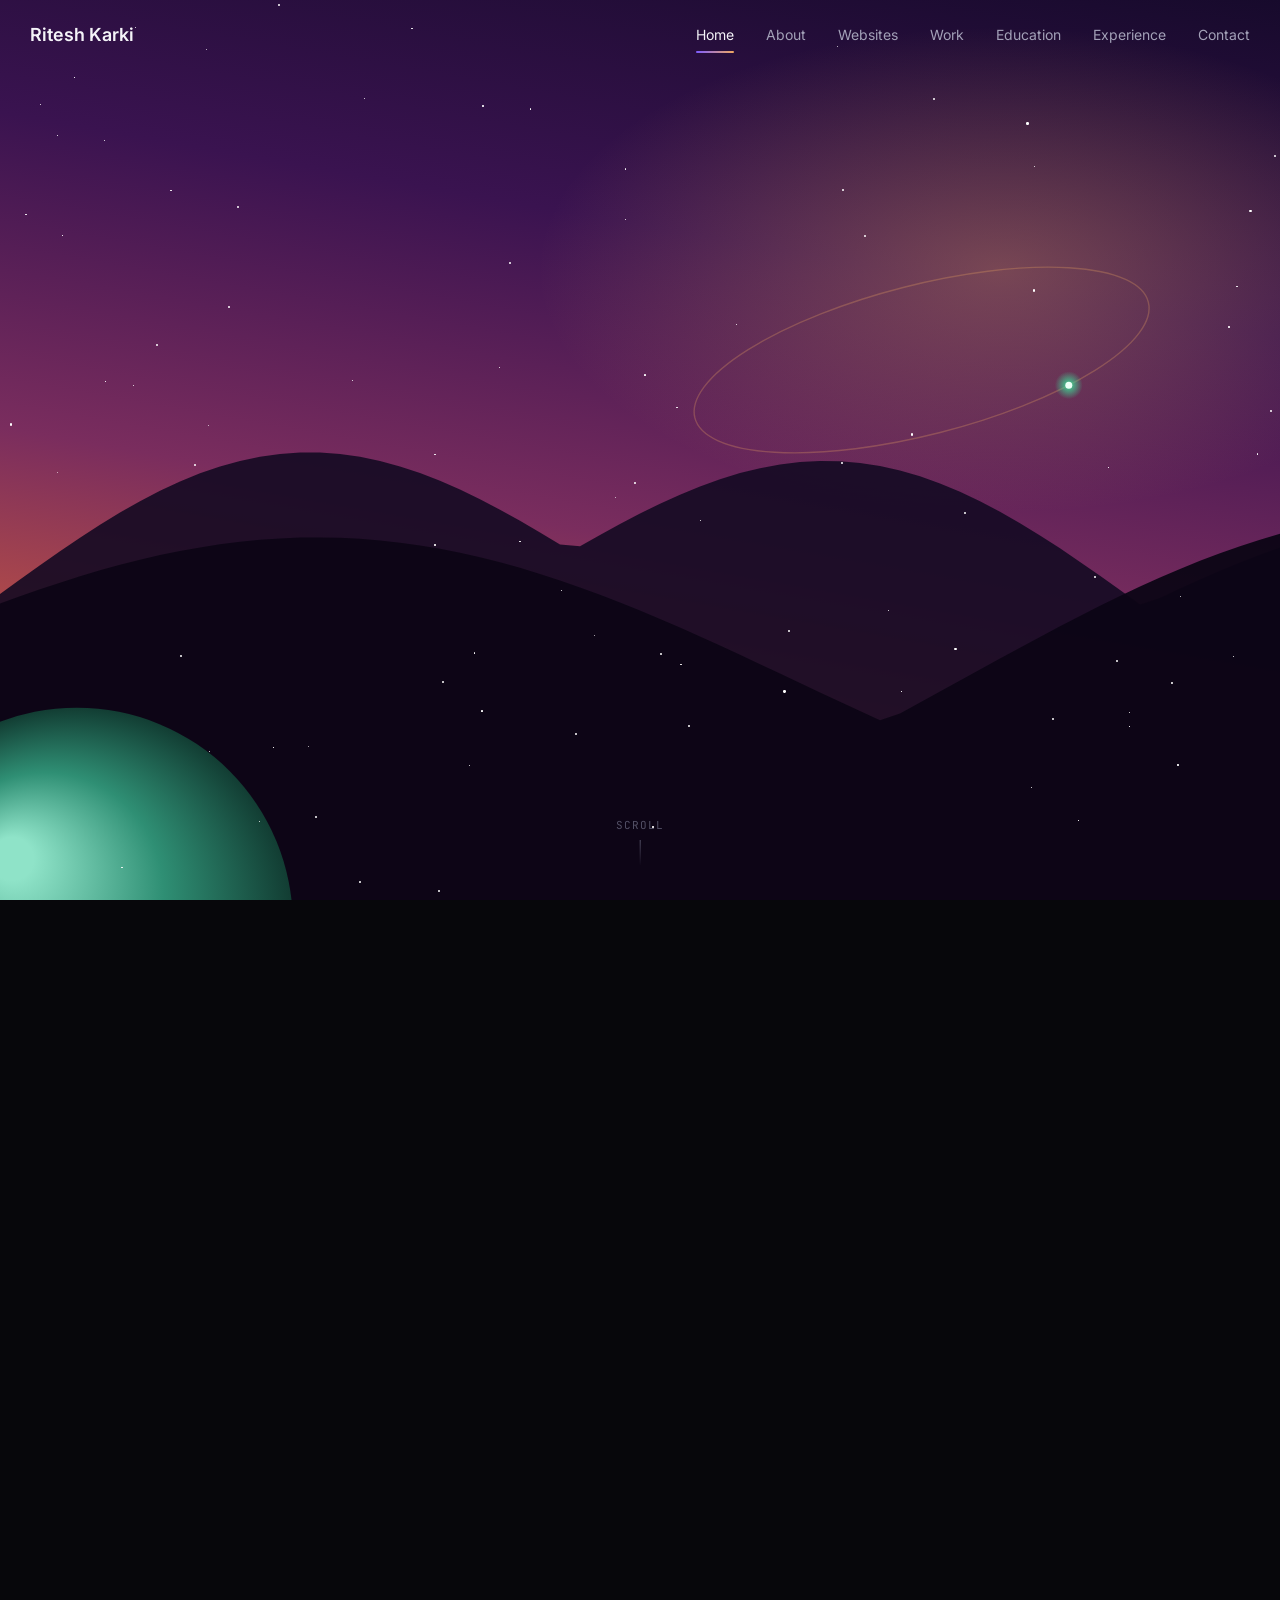
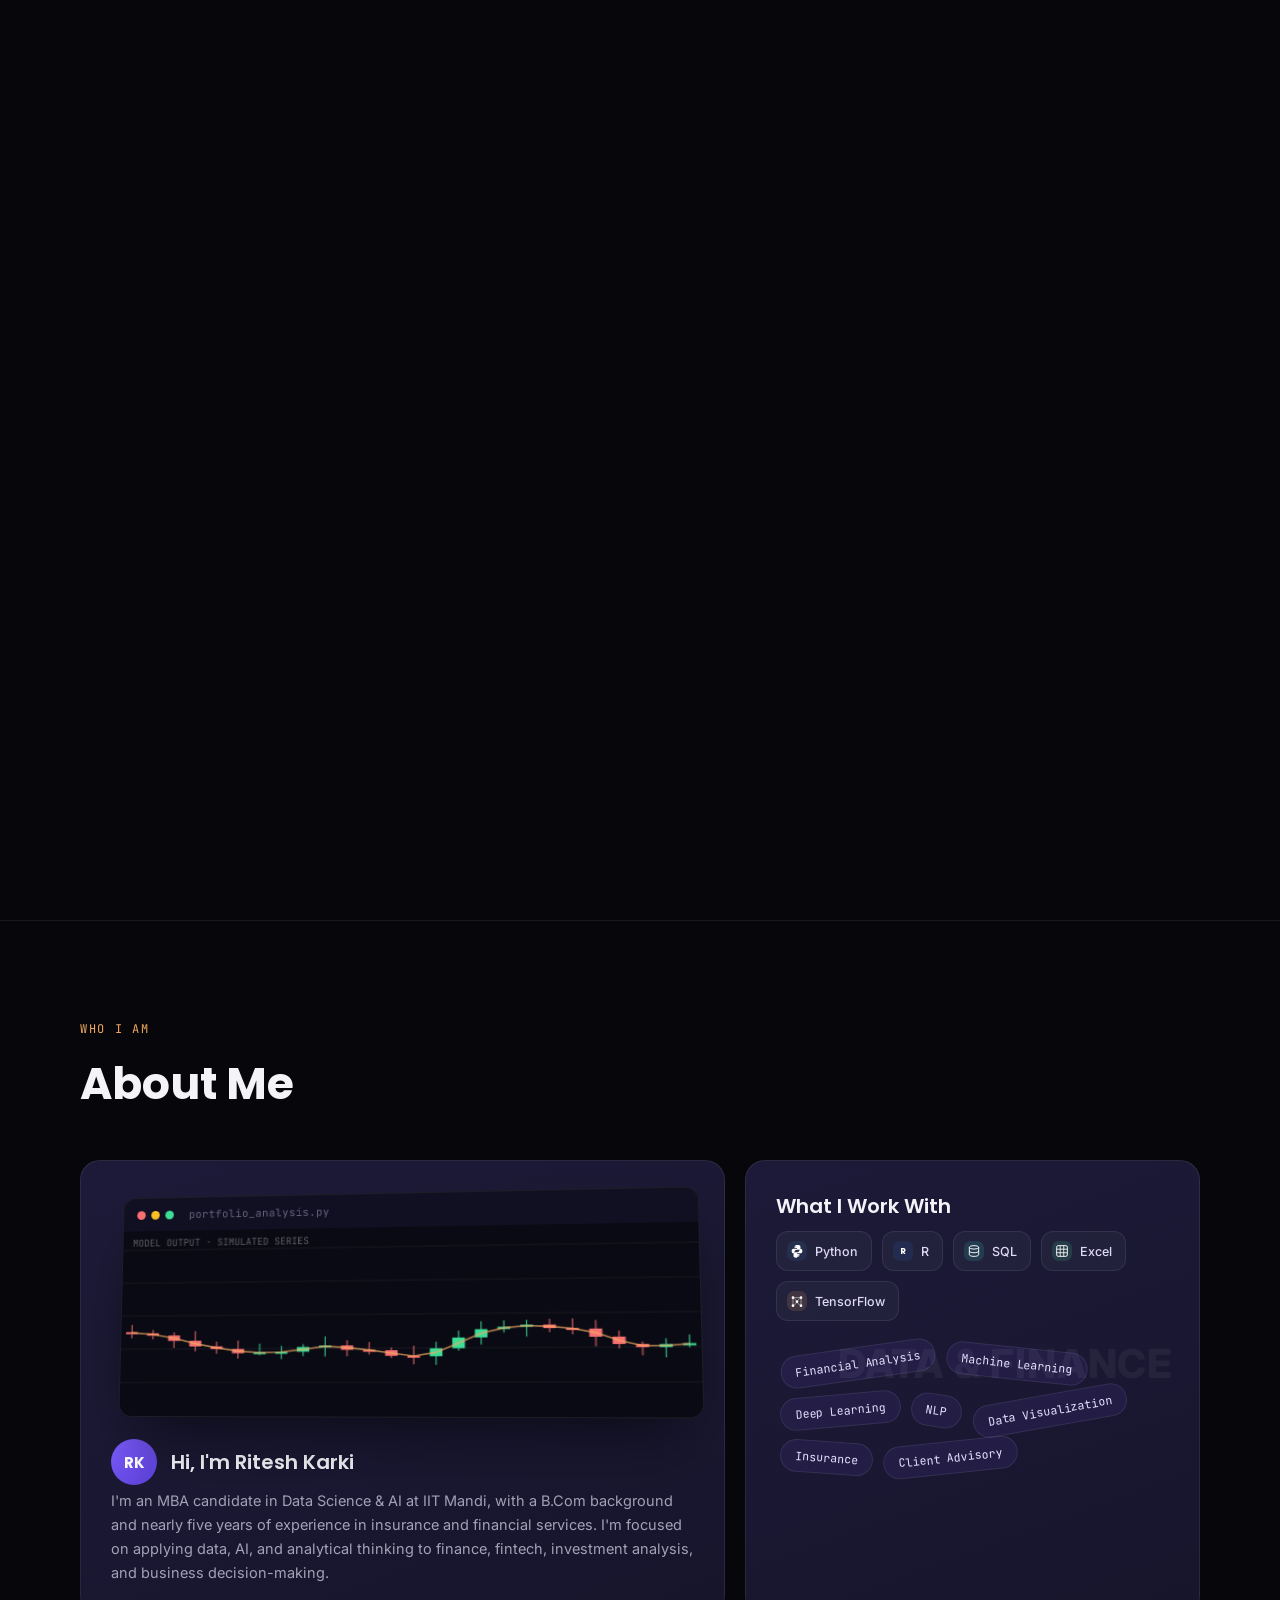
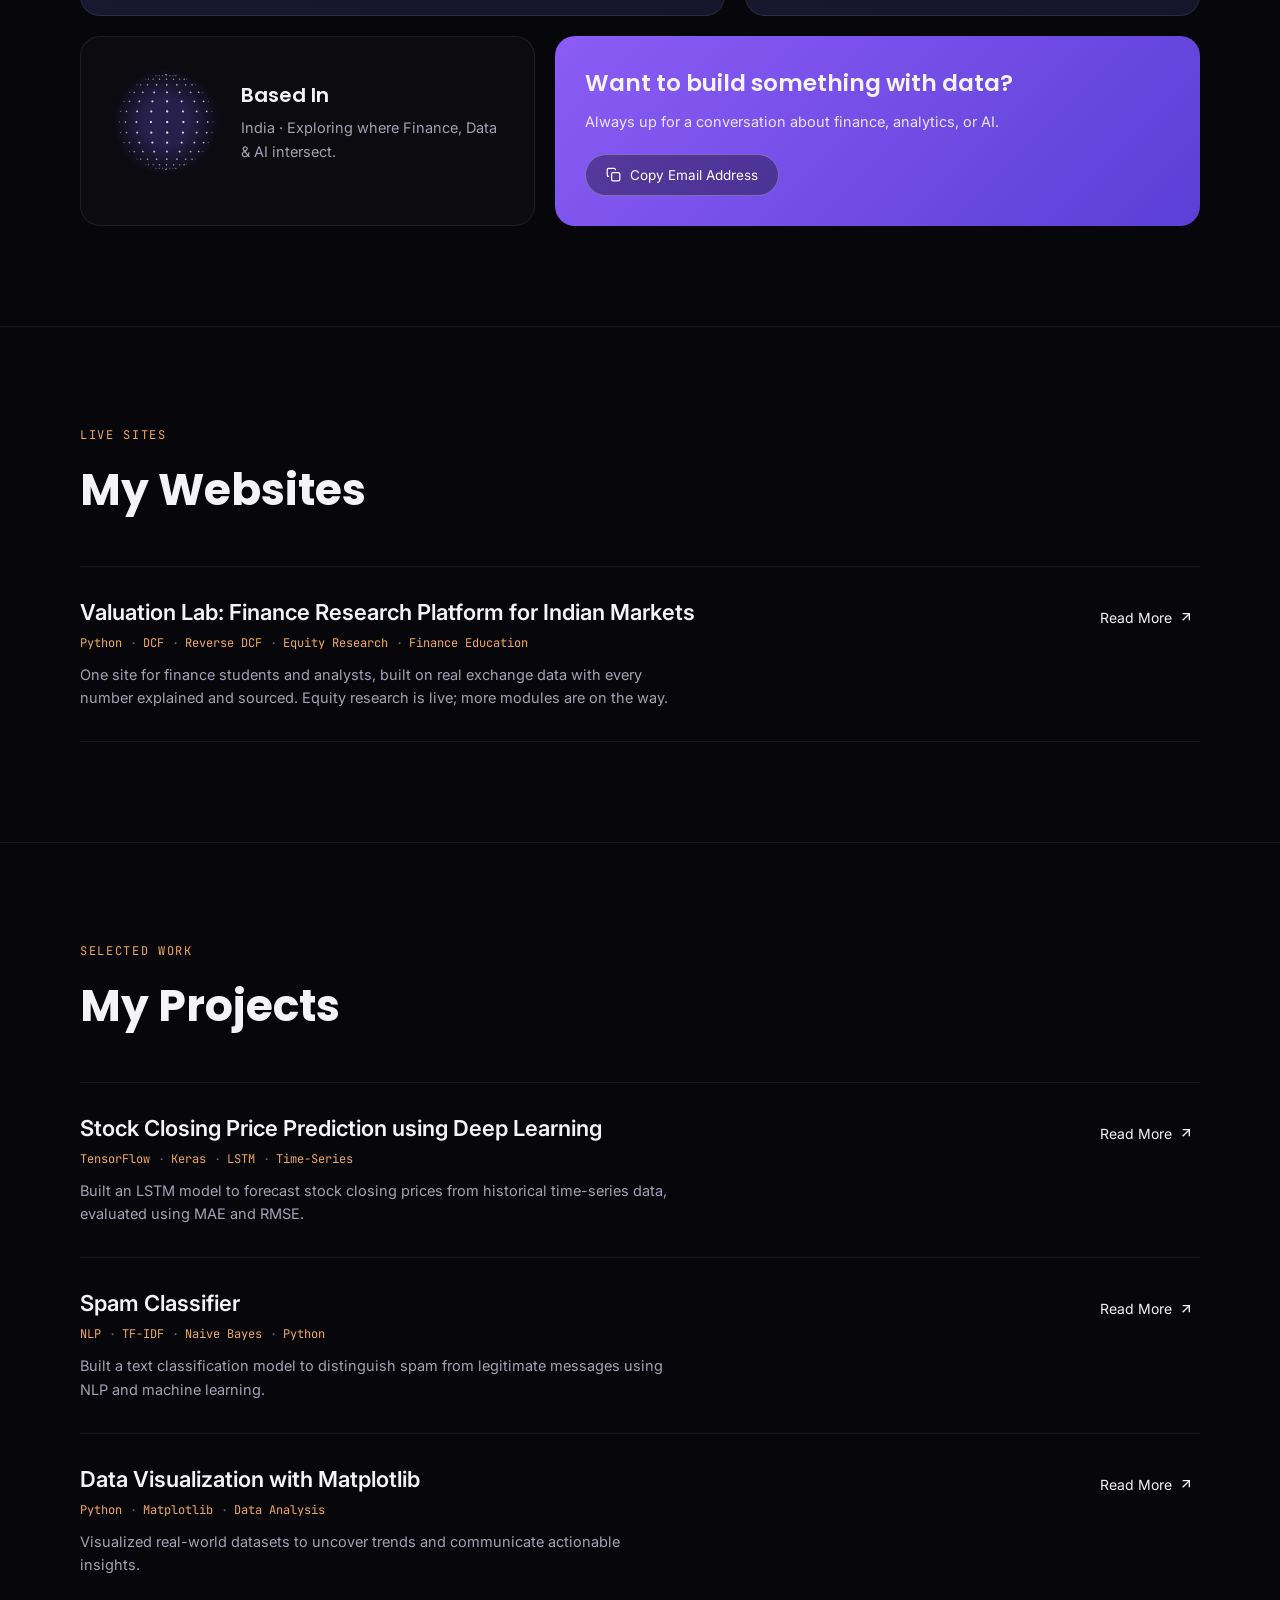
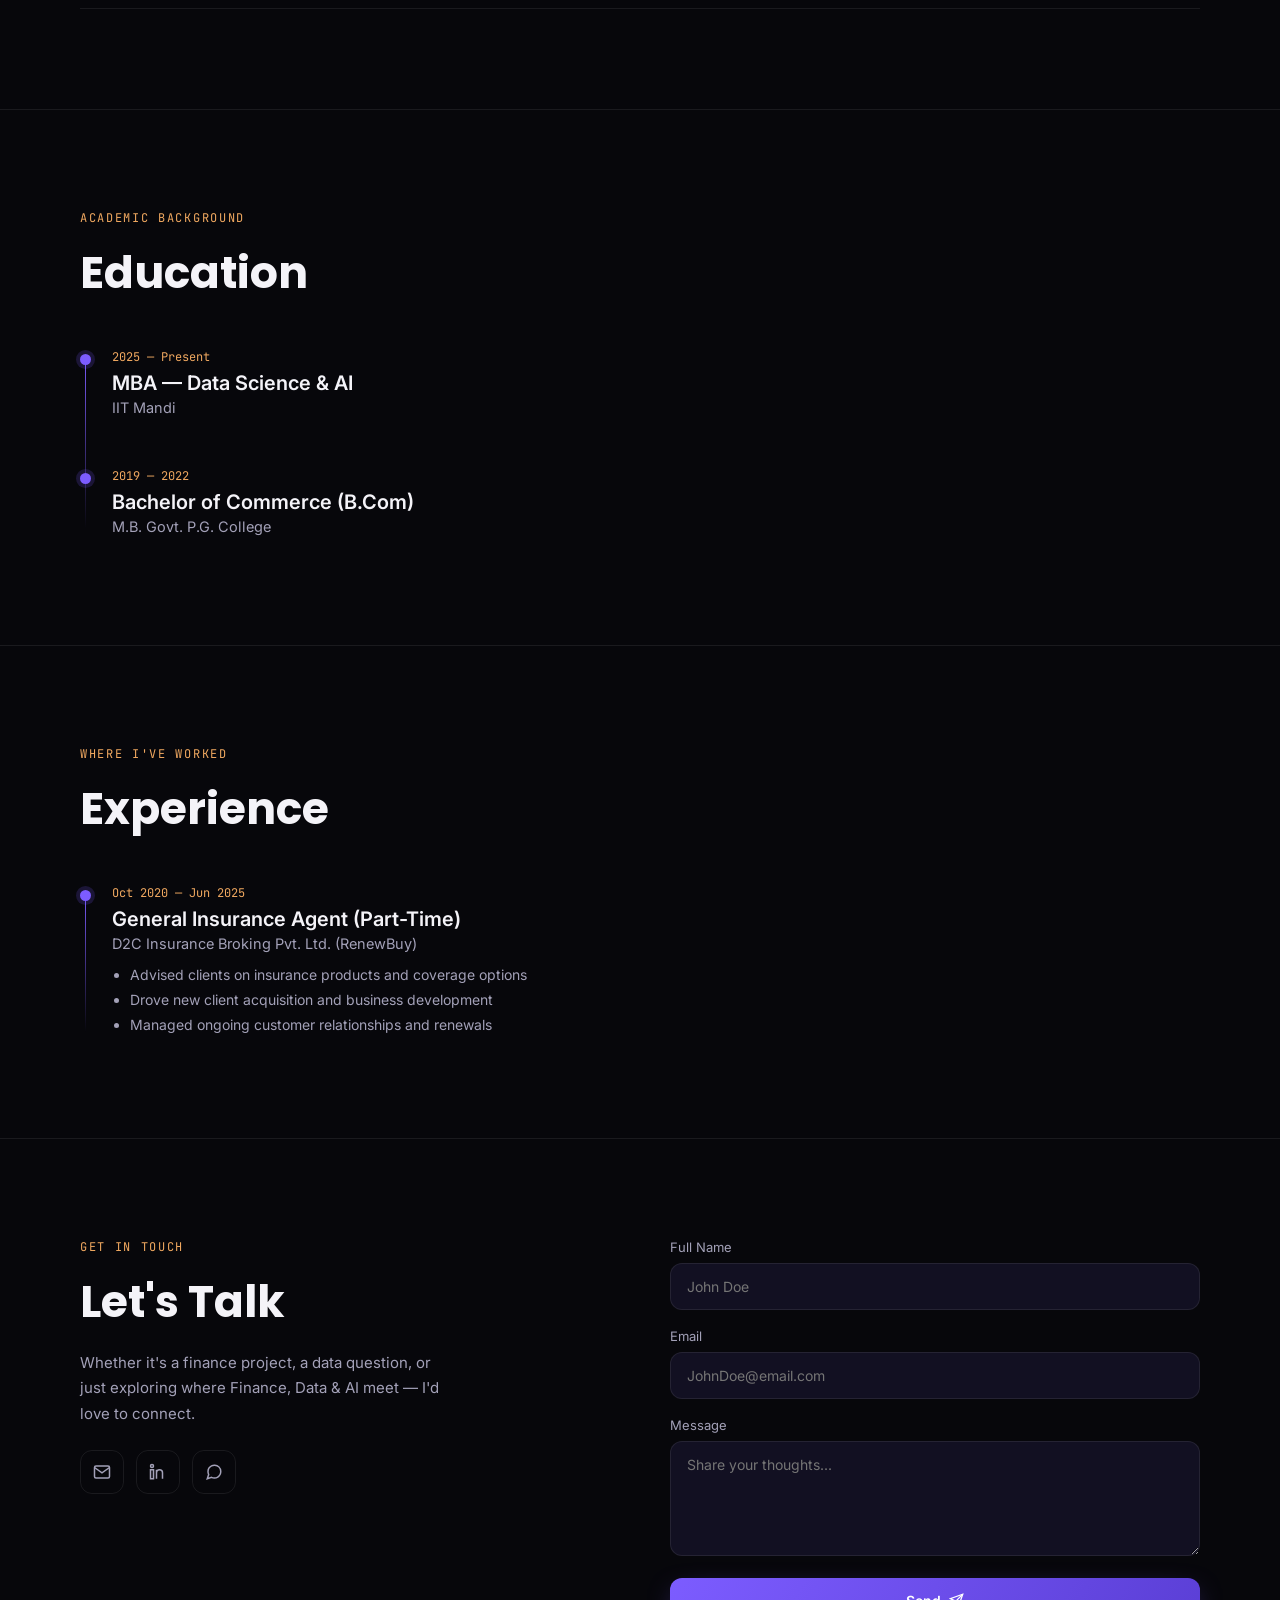
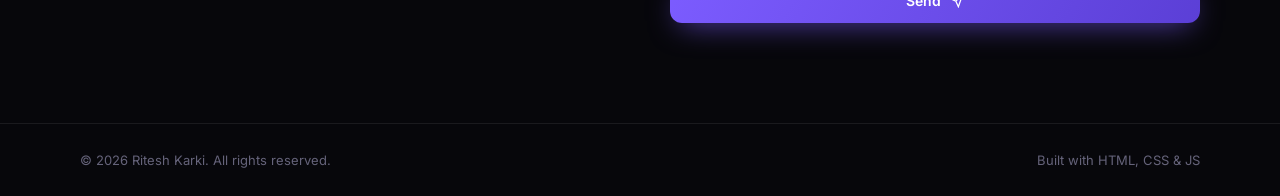
<file: index.html>
<!DOCTYPE html>
<html lang="en">
<head>
<meta charset="UTF-8" />
<meta name="viewport" content="width=device-width, initial-scale=1.0" />
<title>Ritesh Karki — Finance × Data × AI Portfolio</title>
<meta name="description" content="Ritesh Karki — MBA candidate in Data Science & AI at IIT Mandi, with a B.Com background and nearly five years in insurance and financial services. Portfolio of finance, data, and AI projects." />
<meta name="theme-color" content="#07070b" />

<!-- Open Graph / link-preview tags (LinkedIn, WhatsApp, email clients) -->
<meta property="og:title" content="Ritesh Karki — Finance × Data × AI" />
<meta property="og:description" content="MBA candidate in Data Science & AI at IIT Mandi. Exploring where finance, data, and AI intersect." />
<meta property="og:type" content="website" />
<meta property="og:image" content="[data-uri]" />

<!-- Favicon: small planet icon matching the site's motif -->
<link rel="icon" type="image/svg+xml" href="[data-uri]" />

<link rel="preconnect" href="https://fonts.googleapis.com">
<link href="https://fonts.googleapis.com/css2?family=Poppins:wght@400;500;600;700;800&family=Inter:wght@400;500;600&family=JetBrains+Mono:wght@400;500&display=swap" rel="stylesheet">
<style>
  :root{
    --bg:#07070b;
    --card:#17152c;
    --card2:#1c1a38;
    --card-dark:#0b0b10;
    --border:rgba(255,255,255,0.08);
    --text:#f4f3f8;
    --text-dim:#a3a1b8;
    --text-dimmer:#65637a;
    --accent:#7c5cff;
    --accent-2:#9b82ff;
    --warm:#f0a860;
    --green:#3ddc97;
  }
  *{box-sizing:border-box; margin:0; padding:0;}
  html{scroll-behavior:smooth;}
  body{
    background:var(--bg); color:var(--text);
    font-family:'Inter', sans-serif;
    overflow-x:hidden;
  }
  a{color:inherit; text-decoration:none;}
  h1,h2,h3,h4,.disp{font-family:'Poppins', sans-serif;}
  ::selection{background:var(--accent); color:#fff;}
  img,svg{display:block;}
  .wrap{max-width:1180px; margin:0 auto; padding:0 30px;}
  .eyebrow{
    font-family:'JetBrains Mono', monospace; font-size:12px; letter-spacing:.14em;
    text-transform:uppercase; color:var(--warm); margin-bottom:14px;
  }
  .section-title{font-size:clamp(30px,4vw,44px); font-weight:700; margin-bottom:44px;}
  section{padding:100px 0; border-top:1px solid var(--border); position:relative;}

  /* ---------------- NAV ---------------- */
  #nav{
    position:fixed; top:0; left:0; right:0; z-index:100;
    padding:20px 30px; display:flex; align-items:center; justify-content:space-between;
    transition:background .3s ease, backdrop-filter .3s ease, border-color .3s ease, padding .3s ease;
    border-bottom:1px solid transparent;
  }
  #nav.scrolled{
    background:rgba(7,7,11,.75); backdrop-filter:blur(14px);
    border-bottom-color:var(--border); padding:14px 30px;
  }
  #nav .logo{font-weight:600; font-size:18px;}
  #nav .links{display:flex; gap:32px;}
  #nav .links button{
    background:none; border:none; color:var(--text-dim); font-family:'Inter',sans-serif;
    font-size:14px; cursor:pointer; padding:6px 0; position:relative;
  }
  #nav .links button:hover{color:var(--text);}
  #nav .links button.active{color:var(--text);}
  #nav .links button.active::after{
    content:''; position:absolute; left:0; right:0; bottom:-4px; height:2px; border-radius:2px;
    background:linear-gradient(90deg,var(--accent),var(--warm));
  }
  #nav .burger{display:none; background:none; border:none; color:var(--text); cursor:pointer;}
  #mobile-menu{
    position:fixed; top:0; right:-280px; width:260px; height:100vh; background:#0d0c18;
    border-left:1px solid var(--border); z-index:110; transition:right .3s ease;
    display:flex; flex-direction:column; padding:80px 26px 26px; gap:6px;
  }
  #mobile-menu.open{right:0;}
  #mobile-menu button{
    background:none; border:none; text-align:left; color:var(--text-dim); font-size:16px;
    padding:12px 0; border-bottom:1px solid var(--border); cursor:pointer;
  }
  #mobile-menu button.active{color:var(--accent-2);}
  #menu-close{position:absolute; top:22px; right:22px; background:none; border:none; color:var(--text); cursor:pointer;}
  @media(max-width:780px){
    #nav .links{display:none;}
    #nav .burger{display:block;}
  }

  /* ---------------- HERO (pinned + scroll reveal) ---------------- */
  #hero-wrap{height:280vh; position:relative;}
  #hero-pin{
    position:sticky; top:0; height:100vh; overflow:hidden;
    display:flex; align-items:center;
  }
  #hero-sky{
    position:absolute; inset:0;
    background:
      radial-gradient(ellipse 60% 45% at 78% 30%, rgba(240,168,96,.35), transparent 60%),
      linear-gradient(190deg, #170a2c 0%, #3a1350 30%, #7a2d5e 58%, #c9583f 82%, #e08a4f 100%);
  }
  #hero-mountains{position:absolute; left:0; right:0; bottom:0; width:100%; height:42%;}
  #hero-canvas{position:absolute; inset:0; width:100%; height:100%;}
  #hero-stars{position:absolute; inset:0;}
  .star{position:absolute; background:#fff; border-radius:50%; animation:twinkle ease-in-out infinite;}
  @keyframes twinkle{0%,100%{opacity:.15;} 50%{opacity:.9;}}

  #hero-text{position:relative; z-index:5; padding-left:6%; max-width:600px; text-shadow:0 4px 24px rgba(0,0,0,.55);}
  #hero-text .line{
    opacity:0; filter:blur(10px); transform:translateY(14px);
    transition:opacity .1s linear, filter .1s linear, transform .1s linear;
    line-height:1.15; margin-bottom:2px;
  }
  #hero-text .l1{font-size:clamp(20px,2.6vw,26px); font-weight:500; color:var(--text-dim);}
  #hero-text .l2{font-size:clamp(26px,3.6vw,38px); font-weight:600; color:var(--text-dim);}
  #hero-text .l3{font-size:clamp(26px,3.6vw,38px); font-weight:600; color:#d9d6e8;}
  #hero-text .l4{
    font-size:clamp(48px,8vw,92px); font-weight:800; line-height:1;
    background:linear-gradient(100deg,#fff 15%, var(--accent-2) 55%, var(--warm) 100%);
    -webkit-background-clip:text; background-clip:text; color:transparent; margin:8px 0;
  }
  #hero-text .l5{font-size:clamp(22px,3vw,30px); font-weight:500; color:var(--text-dim);}
  .hero-cta{display:flex; gap:14px; margin-top:30px; flex-wrap:wrap;}
  .btn-hero{
    display:inline-flex; align-items:center; gap:8px; padding:13px 22px; border-radius:10px;
    font-size:14px; font-weight:600; cursor:pointer; font-family:'Inter',sans-serif; text-shadow:none;
    transition:transform .15s ease;
  }
  .btn-hero:hover{transform:translateY(-2px);}
  .btn-hero-primary{background:linear-gradient(120deg,var(--accent),#5b3fd6); color:#fff; border:none; box-shadow:0 10px 30px -10px rgba(124,92,255,.7);}
  .btn-hero-ghost{background:rgba(255,255,255,.05); border:1px solid rgba(255,255,255,.25); color:#fff;}

  #scroll-cue{
    position:absolute; bottom:34px; left:50%; transform:translateX(-50%); z-index:5;
    color:var(--text-dimmer); font-family:'JetBrains Mono',monospace; font-size:11px;
    letter-spacing:.1em; text-transform:uppercase; display:flex; flex-direction:column; align-items:center; gap:8px;
    opacity:.8;
  }
  #scroll-cue .dot{width:1px; height:26px; background:linear-gradient(var(--text-dimmer),transparent); animation:dropdown 1.6s ease-in-out infinite;}
  @keyframes dropdown{0%{transform:scaleY(0); transform-origin:top;} 50%{transform:scaleY(1); transform-origin:top;} 51%{transform-origin:bottom;} 100%{transform:scaleY(0); transform-origin:bottom;}}

  /* ---------------- ABOUT / BENTO ---------------- */
  .bento{display:grid; grid-template-columns:repeat(12,1fr); gap:20px;}
  .card{
    background:linear-gradient(160deg,var(--card2),var(--card));
    border:1px solid var(--border); border-radius:20px; padding:30px; position:relative; overflow:hidden;
  }
  .card h3{font-size:20px; margin-bottom:10px; font-weight:600;}
  .card p{color:var(--text-dim); font-size:14.5px; line-height:1.65;}

  .c-terminal{grid-column:span 7;}
  .c-skills{grid-column:span 5; min-height:280px;}
  .c-globe{grid-column:span 5; background:var(--card-dark);}
  .c-cta{grid-column:span 7; background:linear-gradient(135deg,#8b5cf6,#5b3fd6); border:none; display:flex; flex-direction:column; justify-content:center;}
  @media(max-width:900px){.c-terminal,.c-skills,.c-globe,.c-cta{grid-column:span 12;}}

  .terminal{
    background:#0a0a14; border:1px solid var(--border); border-radius:14px; overflow:hidden; margin-bottom:22px;
    transform:perspective(1000px) rotateX(5deg) rotateY(-6deg); box-shadow:0 30px 60px -20px rgba(0,0,0,.6);
  }
  .terminal-bar{display:flex; align-items:center; gap:6px; padding:10px 14px; background:#111022;}
  .terminal-dot{width:9px; height:9px; border-radius:50%;}
  .terminal-label{margin-left:10px; font-family:'JetBrains Mono',monospace; font-size:11px; color:var(--text-dimmer);}
  #finance-chart{display:block; width:100%; height:190px;}
  .about-header{display:flex; align-items:center; gap:14px; margin-bottom:4px;}
  .avatar-fallback{
    width:46px; height:46px; border-radius:50%; flex-shrink:0; display:flex; align-items:center; justify-content:center;
    background:linear-gradient(135deg,var(--accent),#5b3fd6); color:#fff; font-family:'Poppins',sans-serif; font-weight:700; font-size:15px;
  }
  .avatar-photo{width:46px; height:46px; border-radius:50%; flex-shrink:0; object-fit:cover; border:1px solid var(--border);}

  .chip-field{position:relative; min-height:auto; overflow:visible; display:flex; flex-wrap:wrap; align-content:flex-start; gap:14px 10px; padding:10px 4px 6px;}
  .tool-row{display:flex; flex-wrap:wrap; gap:10px; margin-bottom:16px;}
  .tool-badge{
    display:flex; align-items:center; gap:8px; background:rgba(255,255,255,.04); border:1px solid var(--border);
    border-radius:12px; padding:9px 13px 9px 10px;
  }
  .tool-badge svg{width:20px; height:20px; flex-shrink:0;}
  .tool-badge span{font-size:12.5px; color:#ded9f5; font-weight:500;}
  .chip-bg-word{
    position:absolute; right:-4px; top:2px; font-size:40px; font-weight:800; color:#fff;
    opacity:.05; letter-spacing:.02em; pointer-events:none; white-space:nowrap; z-index:0;
  }
  .chip{
    position:relative; z-index:1; font-family:'JetBrains Mono',monospace; font-size:11.5px; padding:8px 14px;
    border-radius:999px; border:1px solid var(--border); background:rgba(124,92,255,.1); color:#e7e1ff;
    transition:transform .2s ease, background .2s ease;
    white-space:nowrap; align-self:flex-start;
  }
  .chip:hover{transform:scale(1.1) rotate(0deg) !important; background:rgba(124,92,255,.25); cursor:default; z-index:2;}

  .globe-wrap{display:flex; align-items:center; gap:20px;}
  #globe-canvas{width:110px; height:110px; flex-shrink:0;}

  .c-cta h3{font-size:23px;}
  .c-cta p{color:rgba(255,255,255,.85);}
  .copy-btn{
    margin-top:20px; align-self:flex-start; display:inline-flex; align-items:center; gap:9px;
    background:rgba(0,0,0,.35); border:1px solid rgba(255,255,255,.28); color:#fff;
    padding:12px 20px; border-radius:999px; font-size:13.5px; cursor:pointer; font-family:'Inter',sans-serif;
    transition:background .2s;
  }
  .copy-btn:hover{background:rgba(0,0,0,.55);}

  /* ---------------- PROJECTS ---------------- */
  .proj-row{
    display:grid; grid-template-columns:1fr auto; align-items:start; gap:20px;
    padding:32px 0; border-bottom:1px solid var(--border); cursor:default; position:relative;
  }
  .proj-row:first-child{border-top:1px solid var(--border);}
  .proj-title{font-size:22px; font-weight:600; margin-bottom:10px;}
  .proj-tags{display:flex; gap:6px; flex-wrap:wrap; margin-bottom:12px;}
  .proj-tag{font-family:'JetBrains Mono',monospace; font-size:12px; color:var(--warm);}
  .proj-tag:not(:last-child)::after{content:'·'; margin-left:8px; color:var(--text-dimmer);}
  .proj-desc{color:var(--text-dim); font-size:14.5px; max-width:600px; line-height:1.6;}
  .proj-more{
    max-height:0; overflow:hidden; opacity:0; transition:max-height .35s ease, opacity .3s ease, margin-top .35s ease;
    max-width:600px;
  }
  .proj-more.open{max-height:560px; opacity:1; margin-top:14px;}
  .proj-more p{color:var(--text-dim); font-size:14px; line-height:1.7;}
  .proj-link{display:inline-block; margin-top:10px; font-size:13.5px; color:var(--accent-2); border-bottom:1px solid rgba(155,130,255,.4);}
  .readmore{
    display:inline-flex; align-items:center; gap:6px; font-size:14px; transition:gap .2s, color .2s; white-space:nowrap;
    background:none; border:none; color:var(--text); cursor:pointer; font-family:'Inter',sans-serif; padding:10px 6px;
  }
  .proj-row:hover .readmore{gap:10px; color:var(--accent-2);}
  .readmore.open{color:var(--accent-2);}
  .rm-arrow{transition:transform .3s ease;}
  .readmore.open .rm-arrow{transform:rotate(135deg);}
  .proj-preview{
    position:fixed; width:180px; height:130px; border-radius:14px; pointer-events:none; z-index:200;
    opacity:0; transform:scale(.9); transition:opacity .18s ease, transform .18s ease;
    box-shadow:0 20px 45px -12px rgba(0,0,0,.7); overflow:hidden; border:1px solid var(--border);
  }
  .proj-preview.show{opacity:1; transform:scale(1);}
  @media (hover: none){ .proj-preview{ display:none; } }

  /* ---------------- TIMELINE ---------------- */
  .timeline{position:relative; padding-left:32px;}
  .timeline::before{content:''; position:absolute; left:5px; top:6px; bottom:6px; width:1px; background:linear-gradient(var(--accent),transparent);}
  .t-item{position:relative; padding-bottom:42px;}
  .t-item:last-child{padding-bottom:0;}
  .t-dot{position:absolute; left:-32px; top:5px; width:11px; height:11px; border-radius:50%; background:var(--accent); box-shadow:0 0 0 4px rgba(124,92,255,.18);}
  .t-period{font-family:'JetBrains Mono',monospace; font-size:12px; color:var(--warm); margin-bottom:6px;}
  .t-title{font-size:20px; font-weight:600; margin-bottom:4px;}
  .t-place{color:var(--text-dim); font-size:14.5px; margin-bottom:10px;}
  .t-points{padding-left:18px; color:var(--text-dim); font-size:14px; line-height:1.8;}

  /* ---------------- CONTACT ---------------- */
  .contact-grid{display:grid; grid-template-columns:1fr 1fr; gap:60px;}
  .contact-copy p{color:var(--text-dim); font-size:15px; line-height:1.7; max-width:380px;}
  .social-row{display:flex; gap:12px; margin-top:24px;}
  .social-btn{
    width:44px; height:44px; border-radius:12px; display:flex; align-items:center; justify-content:center;
    border:1px solid var(--border); color:var(--text-dim); transition:.2s;
  }
  .social-btn:hover{color:#fff; border-color:var(--accent-2); background:rgba(124,92,255,.12);}
  .field{margin-bottom:18px;}
  .field label{display:block; font-size:13px; color:var(--text-dim); margin-bottom:8px;}
  .field input, .field textarea{
    width:100%; background:#121022; border:1px solid var(--border); border-radius:12px; padding:14px 16px;
    color:var(--text); font-family:'Inter',sans-serif; font-size:14px; resize:vertical;
  }
  .field input:focus, .field textarea:focus{outline:none; border-color:var(--accent-2);}
  .btn{
    display:inline-flex; align-items:center; gap:8px; justify-content:center; padding:14px 24px; border-radius:12px;
    font-weight:600; font-size:14px; cursor:pointer; border:none; font-family:'Inter',sans-serif;
    background:linear-gradient(120deg,var(--accent),#5b3fd6); color:#fff; width:100%;
    box-shadow:0 10px 30px -10px rgba(124,92,255,.7); transition:transform .15s;
  }
  .btn:hover{transform:translateY(-2px);}
  .sent-note{margin-top:12px; font-size:13px; color:var(--green);}
  @media(max-width:900px){.contact-grid{grid-template-columns:1fr; gap:34px;}}

  footer{
    border-top:1px solid var(--border); padding:28px 0; display:flex; align-items:center; justify-content:space-between;
    color:var(--text-dimmer); font-size:13px; flex-wrap:wrap; gap:12px;
  }

  .reveal{opacity:0; transform:translateY(24px); transition:opacity .7s ease, transform .7s ease;}
  .reveal.in{opacity:1; transform:translateY(0);}
</style>
</head>
<body>

<nav id="nav">
  <div class="logo">Ritesh Karki</div>
  <div class="links" id="nav-links"></div>
  <button class="burger" id="burger" aria-label="Menu">
    <svg width="24" height="24" viewBox="0 0 24 24" fill="none" stroke="currentColor" stroke-width="2"><line x1="3" y1="6" x2="21" y2="6"/><line x1="3" y1="12" x2="21" y2="12"/><line x1="3" y1="18" x2="21" y2="18"/></svg>
  </button>
</nav>
<div id="mobile-menu">
  <button id="menu-close" aria-label="Close">
    <svg width="22" height="22" viewBox="0 0 24 24" fill="none" stroke="currentColor" stroke-width="2"><line x1="18" y1="6" x2="6" y2="18"/><line x1="6" y1="6" x2="18" y2="18"/></svg>
  </button>
  <div id="mobile-links"></div>
</div>

<!-- ================= HERO ================= -->
<div id="hero-wrap">
  <div id="hero-pin">
    <div id="hero-sky"></div>
    <canvas id="hero-canvas"></canvas>
    <div id="hero-stars"></div>
    <div id="hero-text">
      <div class="line l1">Hi, I'm Ritesh Karki</div>
      <div class="line l2">An MBA Candidate</div>
      <div class="line l3">Turning Financial Data</div>
      <div class="line l4">Into Smarter</div>
      <div class="line l5">Decisions.</div>
      <div class="line l6 hero-cta">
        <a href="Ritesh_Karki_Resume.pdf" download class="btn-hero btn-hero-primary">
          <svg width="15" height="15" viewBox="0 0 24 24" fill="none" stroke="currentColor" stroke-width="2"><path d="M12 3v12m0 0l-4-4m4 4l4-4M4 19h16"/></svg>
          Download Resume
        </a>
        <button type="button" class="btn-hero btn-hero-ghost" onclick="document.getElementById('contact').scrollIntoView({behavior:'smooth'})">Get in Touch</button>
      </div>
    </div>
    <div id="scroll-cue"><span>Scroll</span><span class="dot"></span></div>
  </div>
</div>

<!-- ================= ABOUT ================= -->
<section id="about">
  <div class="wrap">
    <div class="eyebrow reveal">Who I Am</div>
    <h2 class="section-title reveal">About Me</h2>

    <div class="bento">
      <div class="card c-terminal reveal">
        <div class="terminal">
          <div class="terminal-bar">
            <span class="terminal-dot" style="background:#f87171"></span>
            <span class="terminal-dot" style="background:#fbbf24"></span>
            <span class="terminal-dot" style="background:#3ddc97"></span>
            <span class="terminal-label">portfolio_analysis.py</span>
          </div>
          <canvas id="finance-chart"></canvas>
        </div>
        <div class="about-header">
          <div class="avatar-fallback">RK</div>
          <h3 style="margin:0;">Hi, I'm Ritesh Karki</h3>
        </div>
        <p>I'm an MBA candidate in Data Science &amp; AI at IIT Mandi, with a B.Com background and nearly five years of experience in insurance and financial services. I'm focused on applying data, AI, and analytical thinking to finance, fintech, investment analysis, and business decision-making.</p>
      </div>

      <div class="card c-skills reveal">
        <h3>What I Work With</h3>
        <div class="tool-row" id="tool-row"></div>
        <div class="chip-field" id="chip-field">
          <span class="chip-bg-word">DATA &amp; FINANCE</span>
        </div>
      </div>

      <div class="card c-globe reveal">
        <div class="globe-wrap">
          <canvas id="globe-canvas" width="220" height="220"></canvas>
          <div>
            <h3 style="margin-bottom:6px;">Based In</h3>
            <p>India · Exploring where Finance, Data &amp; AI intersect.</p>
          </div>
        </div>
      </div>

      <div class="card c-cta reveal">
        <h3>Want to build something with data?</h3>
        <p>Always up for a conversation about finance, analytics, or AI.</p>
        <button class="copy-btn" id="copy-email-btn">
          <svg width="15" height="15" viewBox="0 0 24 24" fill="none" stroke="currentColor" stroke-width="2"><rect x="9" y="9" width="13" height="13" rx="2"/><path d="M5 15H4a2 2 0 01-2-2V4a2 2 0 012-2h9a2 2 0 012 2v1"/></svg>
          <span id="copy-label">Copy Email Address</span>
        </button>
      </div>
    </div>
  </div>
</section>

<!-- ================= WEBSITES ================= -->
<section id="websites">
  <div class="wrap">
    <div class="eyebrow reveal">Live Sites</div>
    <h2 class="section-title reveal">My Websites</h2>
    <div id="websites-list"></div>
  </div>
</section>

<!-- ================= WORK ================= -->
<section id="work">
  <div class="wrap">
    <div class="eyebrow reveal">Selected Work</div>
    <h2 class="section-title reveal">My Projects</h2>
    <div id="projects"></div>
  </div>
</section>
<div class="proj-preview" id="proj-preview"></div>

<!-- ================= EDUCATION ================= -->
<section id="education">
  <div class="wrap">
    <div class="eyebrow reveal">Academic Background</div>
    <h2 class="section-title reveal">Education</h2>
    <div class="timeline reveal" id="education-list"></div>
  </div>
</section>

<!-- ================= EXPERIENCE ================= -->
<section id="experience">
  <div class="wrap">
    <div class="eyebrow reveal">Where I've Worked</div>
    <h2 class="section-title reveal">Experience</h2>
    <div class="timeline reveal" id="experience-list"></div>
  </div>
</section>

<!-- ================= CONTACT ================= -->
<section id="contact">
  <div class="wrap">
    <div class="contact-grid">
      <div class="contact-copy reveal">
        <div class="eyebrow">Get In Touch</div>
        <h2 class="section-title" style="margin-bottom:16px;">Let's Talk</h2>
        <p>Whether it's a finance project, a data question, or just exploring where Finance, Data &amp; AI meet — I'd love to connect.</p>
        <div class="social-row">
          <a class="social-btn" href="mailto:karkiritesh11@gmail.com" target="_blank" rel="noreferrer" aria-label="Email">
            <svg width="18" height="18" viewBox="0 0 24 24" fill="none" stroke="currentColor" stroke-width="2"><rect x="2" y="4" width="20" height="16" rx="2"/><path d="M22 6l-10 7L2 6"/></svg>
          </a>
          <a class="social-btn" href="https://linkedin.com/in/ritesh-karki" target="_blank" rel="noreferrer" aria-label="LinkedIn">
            <svg width="18" height="18" viewBox="0 0 24 24" fill="none" stroke="currentColor" stroke-width="2"><rect x="2" y="9" width="4" height="12"/><circle cx="4" cy="4" r="2"/><path d="M10 9v12M10 13a4 4 0 018 0v8"/></svg>
          </a>
          <a class="social-btn" href="https://wa.me/919627891463" target="_blank" rel="noreferrer" aria-label="WhatsApp">
            <svg width="18" height="18" viewBox="0 0 24 24" fill="none" stroke="currentColor" stroke-width="2"><path d="M21 11.5a8.38 8.38 0 01-.9 3.8 8.5 8.5 0 01-7.6 4.7 8.38 8.38 0 01-3.8-.9L3 21l1.9-5.7a8.38 8.38 0 01-.9-3.8 8.5 8.5 0 014.7-7.6 8.38 8.38 0 013.8-.9h.5a8.48 8.48 0 018 8v.5z"/></svg>
          </a>
        </div>
      </div>

      <form id="contact-form" class="reveal">
        <div class="field">
          <label for="f-name">Full Name</label>
          <input id="f-name" name="name" type="text" placeholder="John Doe" required>
        </div>
        <div class="field">
          <label for="f-email">Email</label>
          <input id="f-email" name="email" type="email" placeholder="JohnDoe@email.com" required>
        </div>
        <div class="field">
          <label for="f-msg">Message</label>
          <textarea id="f-msg" name="message" rows="5" placeholder="Share your thoughts..." required></textarea>
        </div>
        <button type="submit" class="btn">
          Send
          <svg width="15" height="15" viewBox="0 0 24 24" fill="none" stroke="currentColor" stroke-width="2"><line x1="22" y1="2" x2="11" y2="13"/><polygon points="22 2 15 22 11 13 2 9 22 2"/></svg>
        </button>
        <div class="sent-note" id="sent-note" style="display:none;">Opening your email app to send this…</div>
      </form>
    </div>
  </div>
</section>

<footer>
  <div class="wrap" style="display:flex; justify-content:space-between; align-items:center; flex-wrap:wrap; gap:12px; width:100%;">
    <span>© 2026 Ritesh Karki. All rights reserved.</span>
    <span>Built with HTML, CSS &amp; JS</span>
  </div>
</footer>

<script>
/* ---------------- data ---------------- */
const NAV_LINKS = [
  ["home","Home"],["about","About"],["websites","Websites"],["work","Work"],
  ["education","Education"],["experience","Experience"],["contact","Contact"]
];
const TOOLS = [
  {name:"Python", color:"#3776ab", bg:"rgba(55,118,171,.15)",
   svg:`<circle cx="12" cy="12" r="10" fill="none"/><path d="M12 3c-2 0-3.6 1-3.6 2.6v2h3.6v.9H6.8C5 8.5 4 9.6 4 12s1 3.5 2.8 3.5h1.4v-2.1c0-1.8 1.5-3.3 3.4-3.3h2.9c1.5 0 2.7-1.2 2.7-2.7V5.6C17.2 4 15.6 3 13.6 3H12zm-1.7 1.8c.4 0 .7.3.7.7s-.3.7-.7.7-.7-.3-.7-.7.3-.7.7-.7z" fill="#fff"/><path d="M12 21c2 0 3.6-1 3.6-2.6v-2h-3.6v-.9h5.2c1.8 0 2.8-1.1 2.8-3.5s-1-3.5-2.8-3.5h-1.4v2.1c0 1.8-1.5 3.3-3.4 3.3H9.5c-1.5 0-2.7 1.2-2.7 2.7v2.8c0 1.6 1.6 2.6 3.6 2.6H12zm1.7-1.8c-.4 0-.7-.3-.7-.7s.3-.7.7-.7.7.3.7.7-.3.7-.7.7z" fill="#fff"/>`},
  {name:"R", color:"#276dc3", bg:"rgba(39,109,195,.15)",
   svg:`<text x="12" y="16.5" text-anchor="middle" font-family="Poppins,sans-serif" font-weight="700" font-size="13" fill="#fff">R</text>`},
  {name:"SQL", color:"#2dd4bf", bg:"rgba(45,212,191,.15)",
   svg:`<ellipse cx="12" cy="6.5" rx="7" ry="2.6" fill="none" stroke="#fff" stroke-width="1.4"/><path d="M5 6.5v11c0 1.4 3.1 2.6 7 2.6s7-1.2 7-2.6v-11" fill="none" stroke="#fff" stroke-width="1.4"/><path d="M5 12c0 1.4 3.1 2.6 7 2.6s7-1.2 7-2.6" fill="none" stroke="#fff" stroke-width="1.4"/>`},
  {name:"Excel", color:"#3ddc97", bg:"rgba(61,220,151,.15)",
   svg:`<rect x="4" y="4" width="16" height="16" rx="2.2" fill="none" stroke="#fff" stroke-width="1.4"/><line x1="4" y1="9.3" x2="20" y2="9.3" stroke="#fff" stroke-width="1.2"/><line x1="4" y1="14.6" x2="20" y2="14.6" stroke="#fff" stroke-width="1.2"/><line x1="9.3" y1="4" x2="9.3" y2="20" stroke="#fff" stroke-width="1.2"/><line x1="14.6" y1="4" x2="14.6" y2="20" stroke="#fff" stroke-width="1.2"/>`},
  {name:"TensorFlow", color:"#f0a860", bg:"rgba(240,168,96,.15)",
   svg:`<circle cx="6" cy="7" r="2" fill="#fff"/><circle cx="18" cy="7" r="2" fill="#fff"/><circle cx="12" cy="13" r="2" fill="#fff"/><circle cx="6" cy="19" r="2" fill="#fff"/><circle cx="18" cy="19" r="2" fill="#fff"/><path d="M6 9v8M18 9v8M6 7h12M8 8.6l3 2.8M16 8.6l-3 2.8M8 18l3-3M16 18l-3-3" stroke="#fff" stroke-width="1" opacity=".7"/>`}
];
const CONCEPTS = ["Financial Analysis","Machine Learning","Deep Learning","NLP","Data Visualization","Insurance","Client Advisory"];
const EMAIL = "karkiritesh11@gmail.com";

const FORMSPREE_ENDPOINT = ""; // e.g. "https://formspree.io/f/abcdwxyz"
const PROJECTS = [
  {title:"Stock Closing Price Prediction using Deep Learning", tags:["TensorFlow","Keras","LSTM","Time-Series"],
   desc:"Built an LSTM model to forecast stock closing prices from historical time-series data, evaluated using MAE and RMSE.",
   more:"Collected historical OHLC price data and engineered features such as moving averages and lagged prices. Built a sequential LSTM network in TensorFlow/Keras, tuned the lookback window and hidden units, and validated on a held-out test period. Compared predicted vs. actual closing prices and reported MAE and RMSE as evaluation metrics.",
   glyph:"chart", url:""},
  {title:"Spam Classifier", tags:["NLP","TF-IDF","Naive Bayes","Python"],
   desc:"Built a text classification model to distinguish spam from legitimate messages using NLP and machine learning.",
   more:"Cleaned and tokenized raw message text, removed stopwords, and vectorized the corpus using TF-IDF. Trained a Naive Bayes classifier on the labeled dataset and evaluated it with accuracy, precision, and recall. Tested the model on unseen messages to check how well it generalized beyond the training set.",
   glyph:"filter", url:""},
  {title:"Data Visualization with Matplotlib", tags:["Python","Matplotlib","Data Analysis"],
   desc:"Visualized real-world datasets to uncover trends and communicate actionable insights.",
   more:"Cleaned and explored raw datasets in pandas, then built a set of line, bar, scatter, and histogram charts in Matplotlib to surface trends, distributions, and correlations. Annotated and styled the charts for clarity and summarized the key takeaways for a non-technical audience.",
   glyph:"bars", url:""}
];
// The live site is hosted as its own Vercel project; set its address here.
const VALUATION_LAB_URL = "https://valuation-lab-beige.vercel.app/";   // the live site, hosted as its own Vercel project
const WEBSITES = [
  {title:"Valuation Lab: Finance Research Platform for Indian Markets", tags:["Python","DCF","Reverse DCF","Equity Research","Finance Education"],
   desc:"One site for finance students and analysts, built on real exchange data with every number explained and sourced. Equity research is live; more modules are on the way.",
   more:"<strong>Live now: equity research for Nifty 500 companies.</strong> DCF and bank residual-income valuation, WACC, football field, a reverse DCF that shows what the share price implies, segment-wise sum-of-the-parts, business profiles that test management's story against the audited numbers (Swiggy first), and printable A4 reports. Every assumption can be changed and every figure shows its source.<br><br><strong>Coming next:</strong> portfolio and risk labs, fixed income, options and factor models, a wealth planner, private deals, and a learning module for CFA, FRM, CMA and MBA finance.",
   glyph:"chart", url:VALUATION_LAB_URL}
];
const EDUCATION = [
  {title:"MBA — Data Science & AI", place:"IIT Mandi", period:"2025 — Present"},
  {title:"Bachelor of Commerce (B.Com)", place:"M.B. Govt. P.G. College", period:"2019 — 2022"}
];
const EXPERIENCE = [
  {title:"General Insurance Agent (Part-Time)", place:"D2C Insurance Broking Pvt. Ltd. (RenewBuy)", period:"Oct 2020 — Jun 2025",
   points:["Advised clients on insurance products and coverage options","Drove new client acquisition and business development","Managed ongoing customer relationships and renewals"]}
];

/* ---------------- nav ---------------- */
const navLinksEl = document.getElementById('nav-links');
const mobileLinksEl = document.getElementById('mobile-links');
NAV_LINKS.forEach(([id,label])=>{
  const b1 = document.createElement('button'); b1.textContent=label; b1.dataset.id=id;
  b1.onclick=()=>scrollToSection(id);
  navLinksEl.appendChild(b1);
  const b2 = document.createElement('button'); b2.textContent=label; b2.dataset.id=id;
  b2.onclick=()=>{scrollToSection(id); closeMenu();};
  mobileLinksEl.appendChild(b2);
});
function scrollToSection(id){
  const el = document.getElementById(id);
  if(el) el.scrollIntoView({behavior:'smooth', block:'start'});
}
const burger = document.getElementById('burger');
const mobileMenu = document.getElementById('mobile-menu');
burger.onclick = ()=> mobileMenu.classList.add('open');
document.getElementById('menu-close').onclick = closeMenu;
function closeMenu(){ mobileMenu.classList.remove('open'); }

const nav = document.getElementById('nav');
function setActive(id){
  document.querySelectorAll('#nav-links button, #mobile-links button').forEach(b=>{
    b.classList.toggle('active', b.dataset.id===id);
  });
}

/* ---------------- finance chart ---------------- */
function drawFinanceChart(){
  const canvas = document.getElementById('finance-chart');
  const dpr = window.devicePixelRatio || 1;
  const rect = canvas.getBoundingClientRect();
  const w = rect.width || 500, h = 190;
  canvas.width = w*dpr; canvas.height = h*dpr;
  const fx = canvas.getContext('2d'); fx.scale(dpr,dpr);

  fx.fillStyle = '#0a0a14'; fx.fillRect(0,0,w,h);
  fx.strokeStyle = 'rgba(255,255,255,0.06)'; fx.lineWidth = 1;
  for(let gy=20; gy<h; gy+=34){ fx.beginPath(); fx.moveTo(0,gy); fx.lineTo(w,gy); fx.stroke(); }

  const n = 26;
  let val = h*0.55;
  const candles = [];
  for(let i=0;i<n;i++){
    const open = val;
    const drift = (Math.sin(i*0.7)+Math.sin(i*0.31))*4;
    const close = Math.max(20, Math.min(h-20, open + drift + (Math.random()*10-5)));
    const high = Math.min(open,close) - (Math.random()*8+2);
    const low = Math.max(open,close) + (Math.random()*8+2);
    candles.push({open,close,high,low});
    val = close;
  }
  const cw2 = w/n;
  candles.forEach((c,i)=>{
    const x = i*cw2 + cw2/2;
    const up = c.close < c.open;
    fx.strokeStyle = up ? '#3ddc97' : '#f87171';
    fx.fillStyle = up ? '#3ddc97' : '#f87171';
    fx.beginPath(); fx.moveTo(x, c.high); fx.lineTo(x, c.low); fx.stroke();
    const bodyTop = Math.min(c.open, c.close), bodyH = Math.max(2, Math.abs(c.close-c.open));
    fx.fillRect(x-cw2*0.28, bodyTop, cw2*0.56, bodyH);
  });

  fx.strokeStyle = 'rgba(240,168,96,0.7)'; fx.lineWidth = 1.6; fx.beginPath();
  candles.forEach((c,i)=>{
    const x = i*cw2 + cw2/2, y = (c.open+c.close)/2;
    i===0 ? fx.moveTo(x,y) : fx.lineTo(x,y);
  });
  fx.stroke();

  fx.fillStyle = 'rgba(255,255,255,0.35)'; fx.font = '10px JetBrains Mono, monospace';
  fx.fillText('MODEL OUTPUT · SIMULATED SERIES', 10, 16);
}
drawFinanceChart();
window.addEventListener('resize', ()=> drawFinanceChart());

/* ---------------- tool icons + concept chips ---------------- */
const toolRow = document.getElementById('tool-row');
TOOLS.forEach(t=>{
  const badge = document.createElement('div'); badge.className = 'tool-badge';
  badge.innerHTML = `<svg viewBox="0 0 24 24" style="background:${t.bg}; border-radius:7px; padding:2px;">${t.svg}</svg><span>${t.name}</span>`;
  toolRow.appendChild(badge);
});

const chipField = document.getElementById('chip-field');
const rotations = [-8, 6, -5, 9, -10, 4, -6, 8];
CONCEPTS.forEach((s,i)=>{
  const chip = document.createElement('span'); chip.className='chip'; chip.textContent=s;
  chip.style.transform = `rotate(${rotations[i % rotations.length]}deg)`;
  chipField.appendChild(chip);
});

/* ---------------- projects ---------------- */
const glyphs = {
  chart: `<svg viewBox="0 0 100 70" width="100%" height="100%"><rect width="100" height="70" fill="#0e1a16"/><polyline points="6,55 22,42 36,50 50,28 64,36 80,14 94,20" fill="none" stroke="#3ddc97" stroke-width="2.5" stroke-linecap="round" stroke-linejoin="round"/></svg>`,
  filter: `<svg viewBox="0 0 100 70" width="100%" height="100%"><rect width="100" height="70" fill="#181227"/><circle cx="34" cy="30" r="16" fill="none" stroke="#9b82ff" stroke-width="2.5"/><path d="M46 42 L60 56" stroke="#9b82ff" stroke-width="2.5" stroke-linecap="round"/><path d="M68 20l10 10M78 20L68 30" stroke="#f0a860" stroke-width="2.5" stroke-linecap="round"/></svg>`,
  bars: `<svg viewBox="0 0 100 70" width="100%" height="100%"><rect width="100" height="70" fill="#151321"/><rect x="14" y="34" width="12" height="26" fill="#7c5cff"/><rect x="34" y="20" width="12" height="40" fill="#9b82ff"/><rect x="54" y="42" width="12" height="18" fill="#7c5cff"/><rect x="74" y="10" width="12" height="50" fill="#f0a860"/></svg>`
};
function buildRows(list, host, pre, linkText){
  list.forEach((p,idx)=>{
    const row = document.createElement('div'); row.className='proj-row';
    row.innerHTML = `
      <div>
        <div class="proj-title">${p.title}</div>
        <div class="proj-tags">${p.tags.map(t=>`<span class="proj-tag">${t}</span>`).join('')}</div>
        <div class="proj-desc">${p.desc}</div>
        <div class="proj-more" id="${pre}-more-${idx}">
          <p>${p.more}</p>
          ${p.url ? `<a href="${p.url}" target="_blank" rel="noreferrer" class="proj-link">${linkText} ↗</a>` : ''}
        </div>
      </div>
      <button type="button" class="readmore" id="${pre}-rm-${idx}" aria-expanded="false">
        <span class="rm-label">Read More</span>
        <svg width="16" height="16" viewBox="0 0 24 24" fill="none" stroke="currentColor" stroke-width="2" class="rm-arrow"><line x1="7" y1="17" x2="17" y2="7"/><polyline points="7 7 17 7 17 17"/></svg>
      </button>`;
    row.dataset.glyph = p.glyph;
    host.appendChild(row);

    const btn = row.querySelector(`#${pre}-rm-${idx}`);
    const panel = row.querySelector(`#${pre}-more-${idx}`);
    btn.addEventListener('click', ()=>{
      const isOpen = panel.classList.toggle('open');
      btn.classList.toggle('open', isOpen);
      btn.setAttribute('aria-expanded', String(isOpen));
      btn.querySelector('.rm-label').textContent = isOpen ? 'Show Less' : 'Read More';
    });
  });
}
buildRows(PROJECTS, document.getElementById('projects'), 'proj', 'View project');
buildRows(WEBSITES, document.getElementById('websites-list'), 'web', 'Open website');

const preview = document.getElementById('proj-preview');
document.querySelectorAll('.proj-row').forEach(row=>{
  row.addEventListener('mouseenter', ()=>{
    preview.innerHTML = glyphs[row.dataset.glyph];
    preview.classList.add('show');
  });
  row.addEventListener('mousemove', (e)=>{
    preview.style.left = (e.clientX + 24) + 'px';
    preview.style.top = (e.clientY - 70) + 'px';
  });
  row.addEventListener('mouseleave', ()=> preview.classList.remove('show'));
});

/* ---------------- education / experience ---------------- */
function buildTimeline(el, items, withPoints){
  items.forEach(it=>{
    const div = document.createElement('div'); div.className='t-item';
    div.innerHTML = `
      <span class="t-dot"></span>
      <div class="t-period">${it.period}</div>
      <div class="t-title">${it.title}</div>
      <div class="t-place">${it.place}</div>
      ${withPoints ? `<ul class="t-points">${it.points.map(p=>`<li>${p}</li>`).join('')}</ul>` : ''}
    `;
    el.appendChild(div);
  });
}
buildTimeline(document.getElementById('education-list'), EDUCATION, false);
buildTimeline(document.getElementById('experience-list'), EXPERIENCE, true);

/* ---------------- copy email ---------------- */
const copyBtn = document.getElementById('copy-email-btn');
const copyLabel = document.getElementById('copy-label');
copyBtn.onclick = ()=>{
  navigator.clipboard?.writeText(EMAIL).catch(()=>{});
  copyLabel.textContent = 'Email Copied';
  setTimeout(()=> copyLabel.textContent = 'Copy Email Address', 2000);
};

/* ---------------- contact form ---------------- */
document.getElementById('contact-form').addEventListener('submit', async (e)=>{
  e.preventDefault();
  const name = document.getElementById('f-name').value;
  const email = document.getElementById('f-email').value;
  const msg = document.getElementById('f-msg').value;
  const note = document.getElementById('sent-note');
  const submitBtn = e.target.querySelector('button[type=submit]');

  if(FORMSPREE_ENDPOINT){
    submitBtn.disabled = true;
    try{
      const res = await fetch(FORMSPREE_ENDPOINT, {
        method: 'POST',
        headers: {'Accept':'application/json'},
        body: new FormData(e.target)
      });
      if(res.ok){
        note.textContent = "Thanks — your message has been sent.";
        note.style.color = 'var(--green)';
        e.target.reset();
      } else {
        throw new Error('Formspree error');
      }
    } catch(err){
      note.textContent = "Something went wrong — please email me directly instead.";
      note.style.color = '#f87171';
    } finally {
      submitBtn.disabled = false;
      note.style.display = 'block';
      setTimeout(()=> note.style.display='none', 6000);
    }
    return;
  }

  const subject = encodeURIComponent(`Portfolio inquiry from ${name || 'a visitor'}`);
  const body = encodeURIComponent(`${msg}\n\n— ${name} (${email})`);
  const mailtoLink = document.createElement('a');
  mailtoLink.href = `mailto:${EMAIL}?subject=${subject}&body=${body}`;
  document.body.appendChild(mailtoLink);
  mailtoLink.click();
  document.body.removeChild(mailtoLink);
  note.textContent = "Opening your email app to send this…";
  note.style.color = 'var(--green)';
  note.style.display = 'block';
  setTimeout(()=> note.style.display='none', 5000);
});

/* ---------------- stars ---------------- */
const starsEl = document.getElementById('hero-stars');
for(let i=0;i<90;i++){
  const s = document.createElement('span'); s.className='star';
  const size = Math.random()*1.8+0.6;
  s.style.width = size+'px'; s.style.height = size+'px';
  s.style.top = Math.random()*100+'%'; s.style.left = Math.random()*100+'%';
  s.style.animationDuration = (Math.random()*3+2.5)+'s';
  s.style.animationDelay = (Math.random()*5)+'s';
  starsEl.appendChild(s);
}

/* ---------------- hero canvas ---------------- */
const canvas = document.getElementById('hero-canvas');
const ctx = canvas.getContext('2d');
let cw, ch;
function resizeCanvas(){
  cw = canvas.width = window.innerWidth;
  ch = canvas.height = window.innerHeight;
}
resizeCanvas();
window.addEventListener('resize', resizeCanvas);

let t = 0;
function drawScene(){
  ctx.clearRect(0,0,cw,ch);

  ctx.fillStyle = 'rgba(20,10,35,0.9)';
  drawRidge(ch*0.66, ch*0.12, 0.55);
  ctx.fillStyle = 'rgba(12,6,22,0.95)';
  drawRidge(ch*0.74, ch*0.16, 0.34, 40);

  const px = cw*0.06, py = ch*1.02, pr = Math.min(cw,ch)*0.24;
  const bob = Math.sin(t/700)*6;
  const grad = ctx.createRadialGradient(px-pr*0.3, py-pr*0.3+bob, pr*0.1, px, py+bob, pr);
  grad.addColorStop(0,'#8fe3c8');
  grad.addColorStop(0.5,'#2f8f74');
  grad.addColorStop(1,'#123d33');
  ctx.beginPath(); ctx.fillStyle = grad; ctx.arc(px, py+bob, pr, 0, Math.PI*2); ctx.fill();

  const cx = cw*0.72, cy = ch*0.4, r = Math.min(cw,ch)*0.26;
  const angle = t/1400;
  ctx.save();
  ctx.strokeStyle = 'rgba(240,168,96,0.28)';
  ctx.lineWidth = 1.4;
  ctx.beginPath(); ctx.ellipse(cx, cy, r, r*0.32, -0.25, 0, Math.PI*2); ctx.stroke();
  const ex = cx + Math.cos(angle)*r*Math.cos(-0.25) - Math.sin(angle)*r*0.32*Math.sin(-0.25);
  const ey = cy + Math.cos(angle)*r*Math.sin(-0.25) + Math.sin(angle)*r*0.32*Math.cos(-0.25);
  const glow = ctx.createRadialGradient(ex,ey,0,ex,ey,14);
  glow.addColorStop(0,'rgba(61,220,151,1)');
  glow.addColorStop(1,'rgba(61,220,151,0)');
  ctx.fillStyle = glow; ctx.beginPath(); ctx.arc(ex,ey,14,0,Math.PI*2); ctx.fill();
  ctx.fillStyle = '#eafff5'; ctx.beginPath(); ctx.arc(ex,ey,3.5,0,Math.PI*2); ctx.fill();
  ctx.restore();

  t += 16;
  requestAnimationFrame(drawScene);
}
function drawRidge(baseY, amp, freq, seedOffset=0){
  ctx.beginPath();
  ctx.moveTo(0, ch);
  ctx.lineTo(0, baseY);
  for(let x=0;x<=cw;x+=20){
    const y = baseY - Math.abs(Math.sin((x+seedOffset)*freq*0.01))*amp - Math.sin(x*0.003+seedOffset)*amp*0.4;
    ctx.lineTo(x,y);
  }
  ctx.lineTo(cw, ch);
  ctx.closePath();
  ctx.fill();
}
drawScene();

/* ---------------- dot-matrix globe ---------------- */
const gCanvas = document.getElementById('globe-canvas');
const gctx = gCanvas.getContext('2d');
const GR = 95, GCX = 110, GCY = 110;
let gAngle = 0;
function drawGlobe(){
  gctx.clearRect(0,0,220,220);
  const glow = gctx.createRadialGradient(GCX,GCY,GR*0.5,GCX,GCY,GR*1.15);
  glow.addColorStop(0,'rgba(124,92,255,0.25)');
  glow.addColorStop(1,'rgba(124,92,255,0)');
  gctx.fillStyle = glow; gctx.beginPath(); gctx.arc(GCX,GCY,GR*1.15,0,Math.PI*2); gctx.fill();

  const latSteps = 14, lonSteps = 18;
  for(let i=0;i<=latSteps;i++){
    const lat = (Math.PI * i/latSteps) - Math.PI/2;
    for(let j=0;j<=lonSteps;j++){
      const lon = (2*Math.PI * j/lonSteps) + gAngle;
      const x3 = Math.cos(lat)*Math.cos(lon);
      const y3 = Math.sin(lat);
      const z3 = Math.cos(lat)*Math.sin(lon);
      if(z3 < 0) continue;
      const x2 = GCX + x3*GR;
      const y2 = GCY + y3*GR;
      const size = 1 + z3*1.3;
      gctx.fillStyle = `rgba(255,255,255,${0.25 + z3*0.65})`;
      gctx.beginPath(); gctx.arc(x2,y2,size,0,Math.PI*2); gctx.fill();
    }
  }
  gAngle += 0.006;
  requestAnimationFrame(drawGlobe);
}
drawGlobe();

/* ---------------- hero scroll reveal ---------------- */
const heroWrap = document.getElementById('hero-wrap');
const lines = document.querySelectorAll('#hero-text .line');
function onHeroScroll(){
  const rect = heroWrap.getBoundingClientRect();
  const total = heroWrap.offsetHeight - window.innerHeight;
  let progress = -rect.top / total;
  progress = Math.min(Math.max(progress,0),1);
  lines.forEach((el,i)=>{
    const start = i/lines.length, end = (i+1)/lines.length*0.92;
    let lt = (progress-start)/(end-start);
    lt = Math.min(Math.max(lt,0),1);
    el.style.opacity = lt;
    el.style.filter = `blur(${(1-lt)*10}px)`;
    el.style.transform = `translateY(${(1-lt)*16}px)`;
  });
  document.getElementById('scroll-cue').style.opacity = progress > 0.06 ? 0 : 0.8;
}

/* ---------------- scroll spy + nav bg + reveal-on-scroll ---------------- */
function onScroll(){
  onHeroScroll();
  nav.classList.toggle('scrolled', window.scrollY > window.innerHeight*0.4);

  let current = 'home';
  NAV_LINKS.forEach(([id])=>{
    const el = document.getElementById(id);
    if(el && el.getBoundingClientRect().top < window.innerHeight*0.5) current = id;
  });
  setActive(current);
}
window.addEventListener('scroll', onScroll, {passive:true});
onScroll();

const io = new IntersectionObserver((entries)=>{
  entries.forEach(e=>{ if(e.isIntersecting) e.target.classList.add('in'); });
}, {threshold:0.15});
document.querySelectorAll('.reveal').forEach(el=> io.observe(el));
</script>
</body>
</html>
</file>
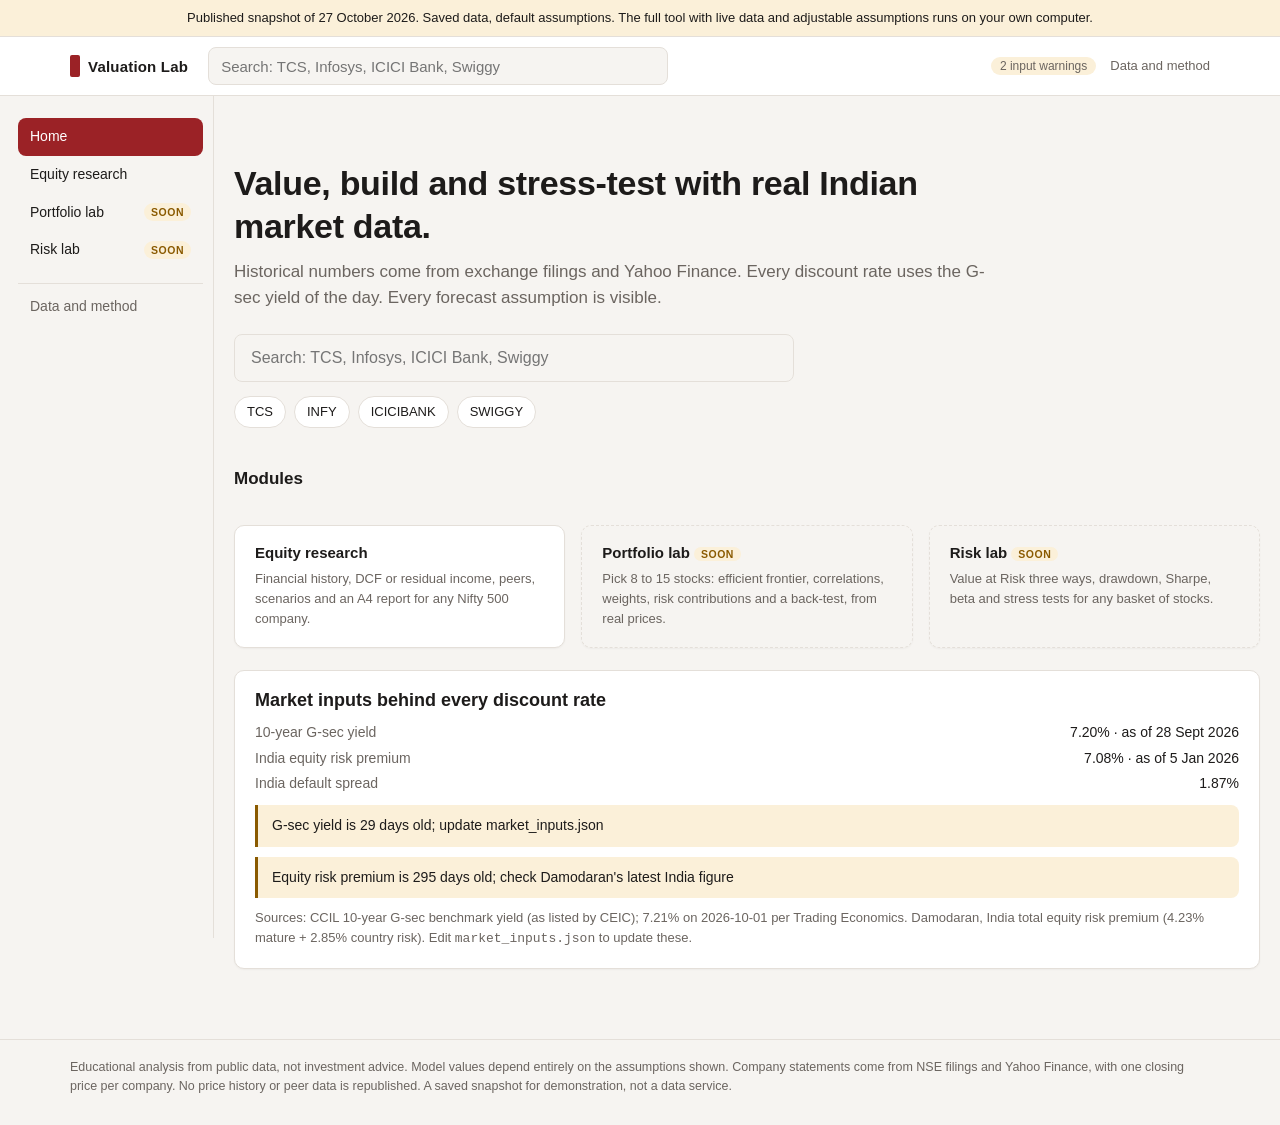
<file: valuation-lab/index.html>
<!doctype html>
<html lang="en">
<head>
<meta charset="utf-8">
<meta name="viewport" content="width=device-width, initial-scale=1">
<title>Valuation Lab</title>
<link rel="icon" href="data:image/svg+xml,%3Csvg xmlns='http://www.w3.org/2000/svg' viewBox='0 0 16 16'%3E%3Crect x='5' y='1' width='6' height='14' rx='1' fill='%239b2226'/%3E%3C/svg%3E">
<link rel="stylesheet" href="style.css">
</head>
<body class="static">
<div class="snap-banner">Published snapshot of 27 October 2026. Saved data, default assumptions. The full tool with live data and adjustable assumptions runs on your own computer.</div>
<header id="topbar">
  <div class="wrap">
    <a class="brand" href="#/"><i></i>Valuation Lab</a>
    <div class="search" id="nav-search">
      <input type="search" placeholder="Search: TCS, Infosys, ICICI Bank, Swiggy" autocomplete="off" aria-label="Search company" id="nav-q">
      <div class="suggest" hidden></div>
    </div>
    <nav class="nav-right">
      <span id="status-badge"></span>
      <a href="#/about" class="hide-sm">Data and method</a>
    </nav>
  </div>
</header>
<div class="shell"><aside id="side" aria-label="Modules"></aside><main><div class="wrap" id="view"></div></main></div>
<footer class="site"><div class="wrap">
  Educational analysis from public data, not investment advice. Model values depend entirely on the assumptions shown. Company statements come from NSE filings and Yahoo Finance, with one closing price per company. No price history or peer data is republished. A saved snapshot for demonstration, not a data service.
</div></footer>
<script>window.__STATIC__=true;window.__SNAPSHOT__="27 October 2026";</script>
<script src="lib.js"></script>
<script src="home.js"></script>
<script src="labs.js"></script>
<script src="business.js"></script>
<script src="app.js"></script>
<script src="static.js"></script>
</body>
</html>
</file>
<file: valuation-lab/style.css>
:root {
  --bg: #f6f4f1; --surface: #ffffff; --text: #1d1b1a; --muted: #6b6560; --line: #e4dfd9;
  --accent: #9b2226; --accent-soft: #f6e6e6; --accent-text: #ffffff;
  --pos: #2d6a4f; --pos-soft: #e3f1ea; --neg: #9b2226; --warn: #8a5a00; --warn-soft: #fbf0d9;
  --c1: #9b2226; --c2: #1f7a74; --c3: #c47a14; --c4: #4a5bb0; --c5: #6b6560;
  --grid: #ece7e1; --radius: 10px; --shadow: 0 1px 2px rgba(0,0,0,.04);
  --font: -apple-system, BlinkMacSystemFont, "Segoe UI", Roboto, "Helvetica Neue", Arial, sans-serif;
}
@media (prefers-color-scheme: dark) {
  :root:not([data-theme="light"]) {
    --bg: #151312; --surface: #1e1b1a; --text: #ece8e4; --muted: #a39b94; --line: #35302d;
    --accent: #e0615f; --accent-soft: #3b2423; --accent-text: #1b0f0f;
    --pos: #6fcf9b; --pos-soft: #1f3228; --neg: #ee7a78; --warn: #e7b653; --warn-soft: #382c14; --grid: #2b2725;
    --c1: #e0615f; --c2: #55c2ba; --c3: #e5a443; --c4: #8c9cf0; --c5: #a39b94;
  }
}
:root[data-theme="dark"] {
  --bg: #151312; --surface: #1e1b1a; --text: #ece8e4; --muted: #a39b94; --line: #35302d;
  --accent: #e0615f; --accent-soft: #3b2423; --accent-text: #1b0f0f;
  --pos: #6fcf9b; --pos-soft: #1f3228; --neg: #ee7a78; --warn: #e7b653; --warn-soft: #382c14; --grid: #2b2725;
  --c1: #e0615f; --c2: #55c2ba; --c3: #e5a443; --c4: #8c9cf0; --c5: #a39b94;
}
* { box-sizing: border-box; }
html, body { margin: 0; }
body { background: var(--bg); color: var(--text); font: 15px/1.55 var(--font); -webkit-font-smoothing: antialiased; }
a { color: var(--accent); }
h1, h2, h3 { font-weight: 600; line-height: 1.25; margin: 0; }
h1 { font-size: 26px; } h2 { font-size: 18px; } h3 { font-size: 15px; }
.num, td.n, th.n { font-variant-numeric: tabular-nums; text-align: right; }
.muted { color: var(--muted); } .small { font-size: 13px; } .pos { color: var(--pos); } .neg { color: var(--neg); }
.wrap { max-width: 1180px; margin: 0 auto; padding: 0 20px; }

/* top bar */
#topbar { background: var(--surface); border-bottom: 1px solid var(--line); position: sticky; top: 0; z-index: 20; }
#topbar .wrap { display: flex; align-items: center; gap: 20px; height: 58px; }
.brand { font-weight: 700; letter-spacing: .2px; color: var(--text); text-decoration: none; display: flex; align-items: center; gap: 8px; white-space: nowrap; }
.brand i { display: inline-block; width: 10px; height: 22px; background: var(--accent); border-radius: 2px; }
.search { position: relative; flex: 1; max-width: 460px; }
.search input { width: 100%; height: 38px; padding: 0 12px; border: 1px solid var(--line); border-radius: 8px; background: var(--bg); color: var(--text); font: inherit; }
.search input:focus { outline: 2px solid var(--accent); outline-offset: 0; border-color: transparent; }
.suggest { position: absolute; top: 42px; left: 0; right: 0; background: var(--surface); border: 1px solid var(--line); border-radius: 8px; box-shadow: 0 8px 24px rgba(0,0,0,.12); overflow: hidden; z-index: 30; }
.suggest button { display: flex; width: 100%; justify-content: space-between; gap: 12px; text-align: left; padding: 9px 12px; background: none; border: 0; color: var(--text); font: inherit; cursor: pointer; }
.suggest button:hover, .suggest button.on { background: var(--accent-soft); }
.suggest .sym { font-weight: 600; } .suggest .nm { color: var(--muted); font-size: 13px; overflow: hidden; text-overflow: ellipsis; white-space: nowrap; }
.nav-right { margin-left: auto; display: flex; gap: 14px; align-items: center; font-size: 13px; }
.nav-right a { color: var(--muted); text-decoration: none; } .nav-right a:hover { color: var(--text); }
.badge-warn { background: var(--warn-soft); color: var(--warn); border-radius: 999px; padding: 2px 9px; font-size: 12px; }

main { padding: 26px 0 70px; }

/* home */
.hero { padding: 40px 0 10px; max-width: 760px; }
.hero h1 { font-size: 34px; letter-spacing: -.3px; }
.hero p { color: var(--muted); font-size: 17px; margin: 12px 0 22px; }
.hero .search { max-width: 560px; } .hero .search input { height: 48px; font-size: 16px; padding: 0 16px; }
.chips { display: flex; flex-wrap: wrap; gap: 8px; margin-top: 14px; }
.chip { border: 1px solid var(--line); background: var(--surface); color: var(--text); padding: 5px 12px; border-radius: 999px; font: inherit; font-size: 13px; cursor: pointer; text-decoration: none; }
.chip:hover { border-color: var(--accent); color: var(--accent); }
.grid3 { display: grid; grid-template-columns: repeat(3, 1fr); gap: 16px; margin-top: 36px; }
.card { min-width: 0; background: var(--surface); border: 1px solid var(--line); border-radius: var(--radius); padding: 18px 20px; box-shadow: var(--shadow); }
.card h3 { margin-bottom: 6px; }
.card > h2 { margin-bottom: 10px; }

/* company header */
.co-head { display: flex; flex-wrap: wrap; align-items: flex-end; gap: 16px 32px; justify-content: space-between; margin-bottom: 14px; }
.co-head h1 { font-size: 28px; }
.co-head .sub { color: var(--muted); font-size: 14px; margin-top: 2px; }
.px { text-align: right; } .px .big { font-size: 28px; font-weight: 600; font-variant-numeric: tabular-nums; } .px .small { color: var(--muted); }
.tabs { display: flex; gap: 2px; border-bottom: 1px solid var(--line); margin: 6px 0 22px; overflow-x: auto; }
.tabs a { padding: 10px 16px; text-decoration: none; color: var(--muted); border-bottom: 2px solid transparent; margin-bottom: -1px; font-weight: 500; white-space: nowrap; }
.tabs a:hover { color: var(--text); } .tabs a.on { color: var(--accent); border-color: var(--accent); }

.cols { display: grid; grid-template-columns: minmax(0, 1fr) 320px; gap: 22px; align-items: start; }
.stack > * + * { margin-top: 18px; }
.panel { position: sticky; top: 78px; }
.panel h2 { font-size: 16px; }
.ctl { margin-top: 15px; }
.ctl label { display: flex; justify-content: space-between; align-items: baseline; font-size: 13px; font-weight: 600; }
.ctl .val { font-weight: 500; font-variant-numeric: tabular-nums; color: var(--accent); }
.ctl input[type=range] { width: 100%; accent-color: var(--accent); margin: 6px 0 0; }
.ctl select { width: 100%; height: 36px; margin-top: 6px; background: var(--bg); color: var(--text); border: 1px solid var(--line); border-radius: 8px; padding: 0 8px; font: inherit; }
.ctl .hint { font-size: 12px; color: var(--muted); margin-top: 3px; }
.ctl .auto { font-size: 12px; font-weight: 400; color: var(--muted); display: inline-flex; gap: 5px; align-items: center; cursor: pointer; }
.seg { display: flex; margin-top: 6px; border: 1px solid var(--line); border-radius: 8px; overflow: hidden; }
.seg button { flex: 1; padding: 7px 4px; background: var(--bg); color: var(--text); border: 0; font: inherit; font-size: 13px; cursor: pointer; }
.seg button.on { background: var(--accent); color: var(--accent-text); }
.btn { display: inline-block; border: 1px solid var(--line); background: var(--surface); color: var(--text); padding: 8px 14px; border-radius: 8px; font: inherit; font-size: 14px; cursor: pointer; text-decoration: none; }
.btn:hover { border-color: var(--accent); color: var(--accent); }
.btn.primary { background: var(--accent); color: var(--accent-text); border-color: var(--accent); } .btn.primary:hover { filter: brightness(1.08); color: var(--accent-text); }

/* verdict */
.verdict { display: grid; grid-template-columns: auto 1fr; gap: 6px 28px; align-items: center; }
.verdict .big { font-size: 38px; font-weight: 600; letter-spacing: -.5px; font-variant-numeric: tabular-nums; line-height: 1.1; }
.verdict .vs { font-size: 16px; font-weight: 600; }
.scen { display: grid; grid-template-columns: repeat(3, 1fr); gap: 10px; margin-top: 16px; }
.scen > div { border: 1px solid var(--line); border-radius: 8px; padding: 10px 12px; }
.scen .nm { font-size: 12px; text-transform: uppercase; letter-spacing: .6px; color: var(--muted); }
.scen .v { font-size: 20px; font-weight: 600; font-variant-numeric: tabular-nums; }
.scen .d { font-size: 12px; color: var(--muted); line-height: 1.35; margin-top: 2px; }

/* tables */
.tbl-wrap { overflow-x: auto; }
table { border-collapse: collapse; width: 100%; font-size: 14px; }
th, td { padding: 7px 10px; border-bottom: 1px solid var(--line); white-space: nowrap; }
th { text-align: left; font-weight: 600; font-size: 12px; text-transform: uppercase; letter-spacing: .4px; color: var(--muted); }
th.n { text-align: right; }
tr.sec td { background: var(--bg); font-weight: 600; font-size: 12px; text-transform: uppercase; letter-spacing: .5px; color: var(--muted); }
tr.total td { font-weight: 600; border-top: 2px solid var(--line); }
td.src { color: var(--muted); font-size: 12px; white-space: nowrap; max-width: 190px; overflow: hidden; text-overflow: ellipsis; }
td.fx { color: var(--muted); font-size: 12px; white-space: normal; }
.heat td.cell { text-align: right; font-variant-numeric: tabular-nums; }
.heat td.center { outline: 2px solid var(--accent); outline-offset: -2px; font-weight: 600; }
.note { border-left: 3px solid var(--warn); background: var(--warn-soft); color: var(--text); padding: 10px 14px; border-radius: 0 8px 8px 0; font-size: 14px; }
.note.info { border-color: var(--line); background: var(--bg); }
.note.err { border-color: var(--neg); background: var(--accent-soft); }
.note + .note { margin-top: 8px; }
.kv { display: grid; grid-template-columns: 1fr auto; gap: 4px 20px; font-size: 14px; }
.kv .k { color: var(--muted); } .kv .v { text-align: right; font-variant-numeric: tabular-nums; font-weight: 500; }
.legend { display: flex; gap: 16px; font-size: 12px; color: var(--muted); margin-top: 6px; }
.legend i { display: inline-block; width: 10px; height: 10px; border-radius: 2px; margin-right: 5px; vertical-align: -1px; }

/* charts */
svg.chart { width: 100%; height: auto; display: block; }
svg.chart text { font-family: var(--font); font-size: 11px; fill: var(--muted); }
svg.chart .axis { stroke: var(--grid); stroke-width: 1; } svg.chart .base { stroke: var(--line); }
svg.chart .line { fill: none; stroke: var(--accent); stroke-width: 1.8; } svg.chart .area { fill: var(--accent); opacity: .08; }
svg.chart .bar { fill: var(--accent); } svg.chart .bar2 { fill: var(--muted); opacity: .55; } svg.chart .bar3 { fill: var(--pos); }
svg.chart .pricev { stroke: var(--text); stroke-width: 1.5; stroke-dasharray: 5 4; }
svg.chart text.lbl { fill: var(--text); font-weight: 600; } svg.chart text.big { font-size: 12px; fill: var(--text); }

.loading { padding: 70px 0; text-align: center; color: var(--muted); }
.spinner { width: 26px; height: 26px; border: 3px solid var(--line); border-top-color: var(--accent); border-radius: 50%; animation: spin .8s linear infinite; margin: 0 auto 14px; }
@keyframes spin { to { transform: rotate(360deg); } }
.updating { opacity: .55; transition: opacity .15s; pointer-events: none; }
footer.site { border-top: 1px solid var(--line); color: var(--muted); font-size: 12.5px; padding: 18px 0 30px; }

/* report (A4 pages) */
.report-bar { display: flex; justify-content: space-between; align-items: center; gap: 12px; margin-bottom: 16px; flex-wrap: wrap; }
.page { background: #fff; color: #1d1b1a; width: 210mm; max-width: 100%; min-height: 297mm; margin: 0 auto 22px; padding: 0 0 12mm; box-shadow: 0 2px 14px rgba(0,0,0,.12); display: flex; flex-direction: column; font-size: 12px; }
.page .bar { background: #9b2226; color: #fff; text-align: center; font-weight: 700; font-size: 17px; padding: 11px 12px; margin: 0 0 14px; }
.page .inner { padding: 0 14mm; flex: 1; }
.page .foot { margin: 10px 14mm 0; font-size: 10px; color: #6b6560; display: flex; justify-content: space-between; }
.page .endbar { background: #9b2226; height: 14px; margin-top: 8px; }
.page h4 { margin: 14px 0 6px; background: #9b2226; color: #fff; padding: 3px 8px; font-size: 11.5px; letter-spacing: .3px; }
.page table { font-size: 11.5px; } .page th, .page td { padding: 3px 6px; border-bottom: 1px solid #e9e4de; color: #1d1b1a; }
.page th { color: #6b6560; } .page tr.sec td { background: #f6e6e6; color: #5b1417; }
.page .note { background: #fbf0d9; color: #1d1b1a; font-size: 11.5px; }
.page .note.info { background: #f4f1ed; border-color: #cfc8c0; }
.page .kv { font-size: 11.5px; } .page .kv .k { color: #6b6560; }
.page svg.chart text { fill: #6b6560; font-size: 10px; } .page svg.chart text.lbl, .page svg.chart text.big { fill: #1d1b1a; }
.page svg.chart .bar, .page svg.chart .line { }
.page .two { display: grid; grid-template-columns: 1fr 1fr; gap: 14px; }
.page ul { margin: 4px 0 0 16px; padding: 0; } .page li { margin: 2px 0; }

@media (max-width: 900px) {
  .cols { grid-template-columns: minmax(0, 1fr); } .panel { position: static; }
  .stack, .card, #panelslot { min-width: 0; }
  #topbar .wrap { flex-wrap: wrap; height: auto; padding-top: 10px; padding-bottom: 10px; gap: 8px 14px; }
  .search { order: 3; flex-basis: 100%; max-width: none; }
  .nav-right { margin-left: auto; }
  .px { text-align: left; }
  .grid3 { grid-template-columns: 1fr; } .scen { grid-template-columns: 1fr; }
  .verdict { grid-template-columns: 1fr; } .hero h1 { font-size: 27px; }
  .nav-right .hide-sm { display: none; }
}
@media print {
  @page { size: A4; margin: 0; }
  body { background: #fff; }
  #topbar, .tabs, .co-head, .report-bar, footer.site, .no-print { display: none !important; }
  main { padding: 0; } .wrap { max-width: none; padding: 0; }
  .page { box-shadow: none; margin: 0; width: 210mm; height: 297mm; min-height: 0; page-break-after: always; break-after: page; overflow: hidden; }
  .page .endbar { margin-top: auto; }
  * { -webkit-print-color-adjust: exact; print-color-adjust: exact; }
}

/* ---------- shell and sidebar ---------- */
.shell { display: grid; grid-template-columns: 214px minmax(0, 1fr); max-width: 1460px; margin: 0 auto; }
#side { position: sticky; top: 58px; align-self: start; height: calc(100vh - 58px); overflow-y: auto; padding: 22px 10px 20px 18px; border-right: 1px solid var(--line); }
.side-item { display: flex; justify-content: space-between; align-items: center; gap: 8px; padding: 8px 12px; border-radius: 8px; color: var(--text); text-decoration: none; font-weight: 500; font-size: 14px; }
.side-item:hover { background: var(--accent-soft); }
.side-item.on { background: var(--accent); color: var(--accent-text); }
.side-item.minor { margin-top: 14px; color: var(--muted); font-weight: 400; border-top: 1px solid var(--line); border-radius: 0 0 8px 8px; padding-top: 12px; }
.side-item.minor.on { color: var(--accent-text); }
.soon { font-size: 10.5px; font-weight: 600; letter-spacing: .5px; text-transform: uppercase; background: var(--warn-soft); color: var(--warn); padding: 1px 7px; border-radius: 999px; }
.side-item.on .soon { background: rgba(255,255,255,.22); color: var(--accent-text); }
.big-soon { font-size: 12px; padding: 3px 10px; }
h2.sec { margin: 30px 0 12px; font-size: 17px; }
.page-head { margin-bottom: 18px; } .page-head p { margin: 6px 0 0; max-width: 760px; }
.grid2 { display: grid; grid-template-columns: 1fr 1fr; gap: 16px; }
.grid3 .mod { text-decoration: none; color: inherit; display: block; } .grid3 .mod:hover { border-color: var(--accent); }
.mod-soon { background: transparent; border-style: dashed; }
.idx-grid { display: grid; grid-template-columns: repeat(3, 1fr); gap: 14px; }
.idx { padding: 14px 16px; } .idx-l { font-size: 24px; font-weight: 600; font-variant-numeric: tabular-nums; line-height: 1.2; }
svg.spark { width: 100%; height: 36px; display: block; margin: 4px 0; }
.nm-cell { max-width: 190px; overflow: hidden; text-overflow: ellipsis; color: var(--muted); font-size: 13px; }
.breadth { display: flex; height: 14px; border-radius: 7px; overflow: hidden; background: var(--line); margin: 10px 0 6px; }
.breadth .b-up { background: var(--pos); } .breadth .b-flat { background: var(--muted); opacity: .5; } .breadth .b-dn { background: var(--neg); }
.chip.on { background: var(--accent); color: var(--accent-text); border-color: var(--accent); }
.browse { display: grid; grid-template-columns: repeat(auto-fill, minmax(230px, 1fr)); gap: 4px 18px; }
.browse a { display: flex; flex-direction: column; padding: 7px 4px; text-decoration: none; color: var(--text); border-bottom: 1px solid var(--line); } .browse a:hover b { color: var(--accent); }

/* ---------- labs ---------- */
.picker .search { max-width: none; margin-top: 10px; } .picker .search input { height: 38px; width: 100%; padding: 0 12px; border: 1px solid var(--line); border-radius: 8px; background: var(--bg); color: var(--text); font: inherit; }
.pick-chips { display: flex; flex-wrap: wrap; gap: 6px; margin-top: 10px; }
.pchip { display: inline-flex; align-items: center; gap: 4px; background: var(--accent-soft); color: var(--text); border-radius: 999px; padding: 3px 4px 3px 11px; font-size: 13px; font-weight: 500; }
.pchip button { border: 0; background: none; color: var(--muted); font-size: 16px; line-height: 1; cursor: pointer; padding: 0 6px; } .pchip button:hover { color: var(--neg); }
.row-btns { display: flex; gap: 8px; margin-top: 12px; flex-wrap: wrap; } .row-btns .btn { padding: 6px 12px; font-size: 13px; }
.pcards { display: grid; grid-template-columns: repeat(auto-fit, minmax(210px, 1fr)); gap: 14px; }
.pcard .nm { font-weight: 600; margin-bottom: 8px; } .pcard .kv { font-size: 13px; } .pcard.sel { border-color: var(--accent); box-shadow: 0 0 0 1px var(--accent); }
.wbar { display: inline-block; width: 54px; height: 7px; background: var(--line); border-radius: 4px; vertical-align: middle; margin-right: 4px; overflow: hidden; } .wbar.wide { width: 120px; }
.wbar span { display: block; height: 100%; background: var(--accent); opacity: .85; } .wbar span.hot { background: var(--warn); opacity: 1; }
.hbars { display: grid; gap: 6px; } .hb { display: grid; grid-template-columns: minmax(110px, 190px) 1fr 54px; gap: 10px; align-items: center; font-size: 13px; }
.hb-t { background: var(--line); height: 9px; border-radius: 5px; overflow: hidden; } .hb-f { display: block; height: 100%; background: var(--accent); opacity: .9; } .hb-f.pos { background: var(--pos); } .hb-f.neg { background: var(--neg); } .hb-v { text-align: right; font-variant-numeric: tabular-nums; } .hb-l { overflow: hidden; text-overflow: ellipsis; white-space: nowrap; }
.stats-grid { display: grid; grid-template-columns: repeat(auto-fit, minmax(150px, 1fr)); gap: 12px; } .stat { padding: 12px 14px; } .stat-v { font-size: 22px; font-weight: 600; font-variant-numeric: tabular-nums; }
.bigline { font-size: 36px; font-weight: 600; letter-spacing: -.4px; font-variant-numeric: tabular-nums; line-height: 1.15; }
.numin { width: 100%; height: 36px; margin-top: 6px; background: var(--bg); color: var(--text); border: 1px solid var(--line); border-radius: 8px; padding: 0 10px; font: inherit; }
td.corr { text-align: center; font-variant-numeric: tabular-nums; font-size: 12px; padding: 5px 4px; } th.corr-h { font-size: 10px; padding: 4px 2px; text-align: center; }
svg.chart path.ln { fill: none; stroke-width: 1.8; } svg.chart .s1, .sw.s1 { stroke: var(--c1); background: var(--c1); } svg.chart .s2, .sw.s2 { stroke: var(--c2); background: var(--c2); } svg.chart .s3, .sw.s3 { stroke: var(--c3); background: var(--c3); }
svg.chart .s4, .sw.s4 { stroke: var(--c4); background: var(--c4); } svg.chart .s5, .sw.s5 { stroke: var(--c5); background: var(--c5); }
svg.chart rect.pt.s1 { fill: var(--c1); } svg.chart rect.pt.s2 { fill: var(--c2); } svg.chart rect.pt.s3 { fill: var(--c3); } svg.chart rect.pt.s4 { fill: var(--c4); } svg.chart rect.pt.s5 { fill: var(--c5); }
svg.chart rect.pt { stroke: var(--surface); stroke-width: 1.5; } svg.chart circle.dot { fill: var(--muted); opacity: .75; }
.sw { display: inline-block; width: 12px; height: 3px; margin-right: 6px; vertical-align: middle; } .sw.dotsw { width: 8px; height: 8px; border-radius: 50%; background: var(--muted); }
.legend { flex-wrap: wrap; }

@media (max-width: 900px) {
  .shell { grid-template-columns: minmax(0, 1fr); }
  #side { position: static; height: auto; display: flex; gap: 4px; overflow-x: auto; padding: 8px 12px; border-right: 0; border-bottom: 1px solid var(--line); background: var(--surface); }
  .side-item { white-space: nowrap; padding: 6px 12px; } .side-item.minor { margin: 0; border: 0; border-radius: 8px; padding-top: 6px; }
  .grid2 { grid-template-columns: minmax(0, 1fr); } .idx-grid { grid-template-columns: repeat(2, 1fr); } .hb { grid-template-columns: 100px 1fr 48px; }
}
@media print { #side { display: none !important; } .shell { display: block; } }

/* ---------- business tab (pilot) ---------- */
.cf { display: inline-block; font-size: 11px; font-weight: 600; padding: 1px 8px; border-radius: 999px; border: 1px solid transparent; vertical-align: 1px; white-space: nowrap; }
.cf-primary { background: var(--pos-soft); color: var(--pos); } .cf-derived { background: var(--bg); color: var(--text); border-color: var(--line); }
.cf-claim { background: var(--warn-soft); color: var(--warn); } .cf-press { background: var(--accent-soft); color: var(--accent); }
.vd { display: inline-block; font-size: 12px; font-weight: 600; padding: 2px 9px; border-radius: 6px; white-space: nowrap; border: 1px solid transparent; }
.vd-ok { background: var(--pos-soft); color: var(--pos); } .vd-part { background: var(--warn-soft); color: var(--warn); } .vd-bad { background: var(--accent-soft); color: var(--neg); }
.vd-ctx { background: var(--bg); color: var(--text); border-color: var(--line); } .vd-unk { background: var(--bg); color: var(--muted); border-color: var(--line); }
.srcref { font-size: 12px; color: var(--accent); text-decoration: none; border-bottom: 1px dotted var(--accent); margin-right: 6px; white-space: nowrap; } .srcref:hover { border-bottom-style: solid; }
.pilot .headline { font-size: 19px; font-weight: 600; line-height: 1.4; margin: 8px 0 6px; }
.legend2 { display: flex; flex-wrap: wrap; gap: 6px 18px; margin-top: 12px; }
.qa-grid { display: grid; grid-template-columns: repeat(2, minmax(0, 1fr)); gap: 14px; }
.qa-q { font-weight: 600; margin-bottom: 6px; } .qa-a { font-size: 14px; } .kpi-f { margin-top: 8px; display: flex; flex-wrap: wrap; gap: 4px 8px; align-items: center; }
.mixes { display: grid; grid-template-columns: repeat(2, minmax(0, 1fr)); gap: 18px; margin: 10px 0 14px; } .mix-t { font-size: 13px; font-weight: 600; margin-bottom: 6px; }
.mixbar { display: flex; height: 22px; border-radius: 6px; overflow: hidden; background: var(--line); } .mixbar span { display: block; height: 100%; min-width: 2px; }
.mixleg { display: flex; flex-wrap: wrap; gap: 2px 14px; margin-top: 6px; font-size: 12px; color: var(--muted); } .mixleg i { display: inline-block; width: 9px; height: 9px; border-radius: 2px; margin-right: 5px; }
.kpi-cards { display: grid; grid-template-columns: repeat(auto-fill, minmax(210px, 1fr)); gap: 12px; } .kpi { border: 1px solid var(--line); border-radius: 8px; padding: 10px 12px; } .kpi-v { font-size: 20px; font-weight: 600; font-variant-numeric: tabular-nums; }
.minicharts { display: grid; grid-template-columns: repeat(2, minmax(0, 1fr)); gap: 16px; margin: 6px 0 12px; } .minichart { min-width: 0; }
.claims { margin: 8px 0 0; padding-left: 0; list-style: none; } .claims li { margin: 7px 0; font-size: 14px; }
.defs { display: grid; grid-template-columns: minmax(150px, 220px) 1fr; gap: 6px 16px; margin: 14px 0 0; font-size: 14px; } .defs dt { font-weight: 600; } .defs dd { margin: 0; color: var(--muted); }
table.syncT td, table.syncT th { white-space: normal; vertical-align: top; min-width: 120px; } table.syncT td.src { min-width: 100px; }
@media (max-width: 900px) { .qa-grid, .mixes, .minicharts { grid-template-columns: minmax(0, 1fr); } .defs { grid-template-columns: 1fr; } }

table.compact th, table.compact td { padding: 7px 8px; } table.compact th { white-space: normal; vertical-align: bottom; line-height: 1.25; }
table.compact td.src { white-space: normal; min-width: 90px; }

table.compact { font-size: 13px; }

/* valuation charts */
svg.chart circle.dn { fill: none; stroke-width: 26; } svg.chart .dn-e { stroke: var(--accent); } svg.chart .dn-d { stroke: var(--muted); opacity: .6; }
svg.chart .wf-up { fill: var(--pos); } svg.chart .wf-down { fill: var(--neg); } svg.chart .wf-total { fill: var(--accent); }
svg.chart .vband { fill: var(--pos); opacity: .13; } svg.chart .fan2 { fill: var(--accent); opacity: .10; } svg.chart .fan1 { fill: var(--accent); opacity: .20; }
svg.chart .fanmid { fill: none; stroke: var(--accent); stroke-width: 1.4; stroke-dasharray: 4 3; }
.donut-row { display: flex; gap: 22px; align-items: center; flex-wrap: wrap; margin: 4px 0 12px; } .donut-row .kv { flex: 1; min-width: 240px; }
.donut-legend { font-size: 12.5px; color: var(--muted); } .donut-legend div { display: flex; align-items: center; gap: 6px; margin: 3px 0; }
.donut-legend i { width: 10px; height: 10px; border-radius: 2px; display: inline-block; }
.page svg.chart .dn-e { stroke: #9b2226; } .page svg.chart .dn-d { stroke: #8a837c; } .page svg.chart .wf-total { fill: #9b2226; }
.rev-ctl { display: grid; grid-template-columns: repeat(2, minmax(0, 1fr)); gap: 4px 22px; } @media (max-width: 760px) { .rev-ctl { grid-template-columns: 1fr; } }

/* published snapshot */
.static-only { display: none; } body.static .static-only { display: block; }
body.static .rev-ctl, body.static .ctl-h, body.static #rv-reset, body.static #sp-reset { display: none; }
.snap-banner { background: var(--warn-soft); color: var(--text); font-size: 13px; padding: 8px 0; text-align: center; border-bottom: 1px solid var(--line); }
</file>
